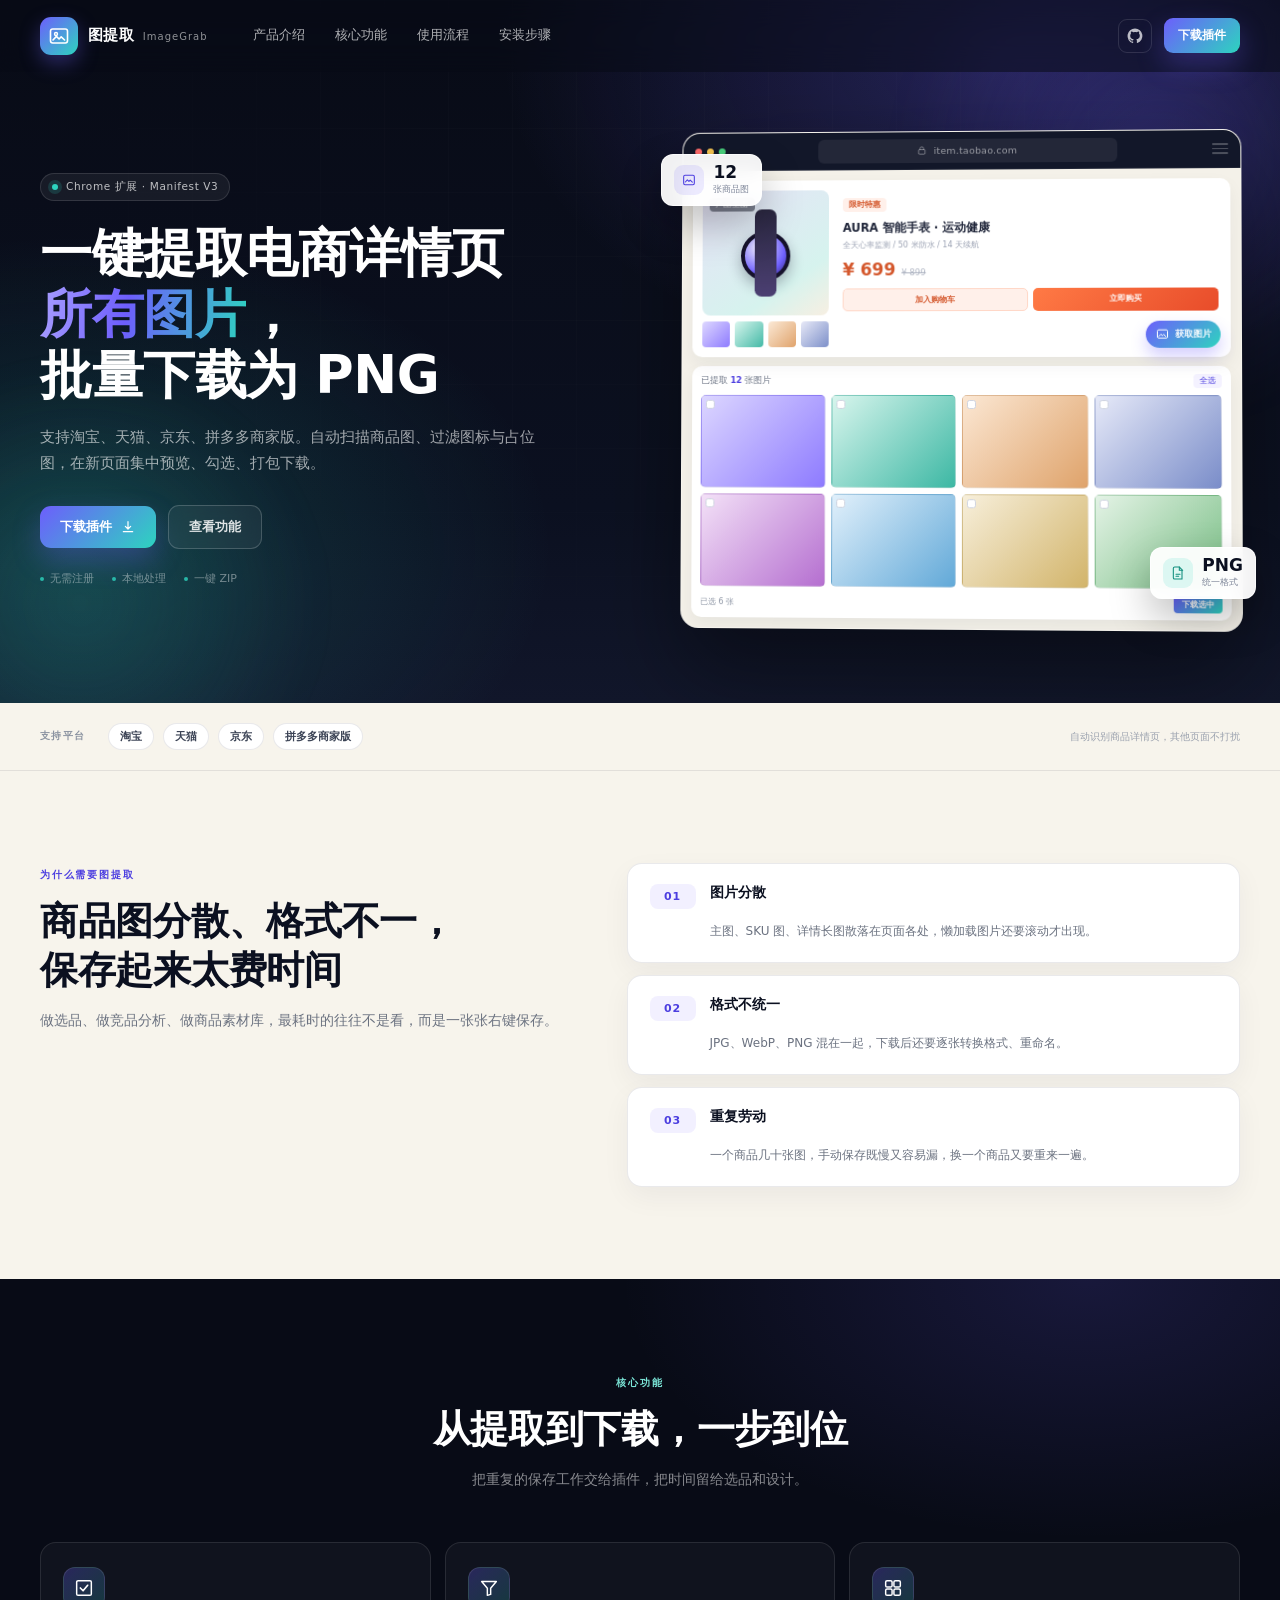
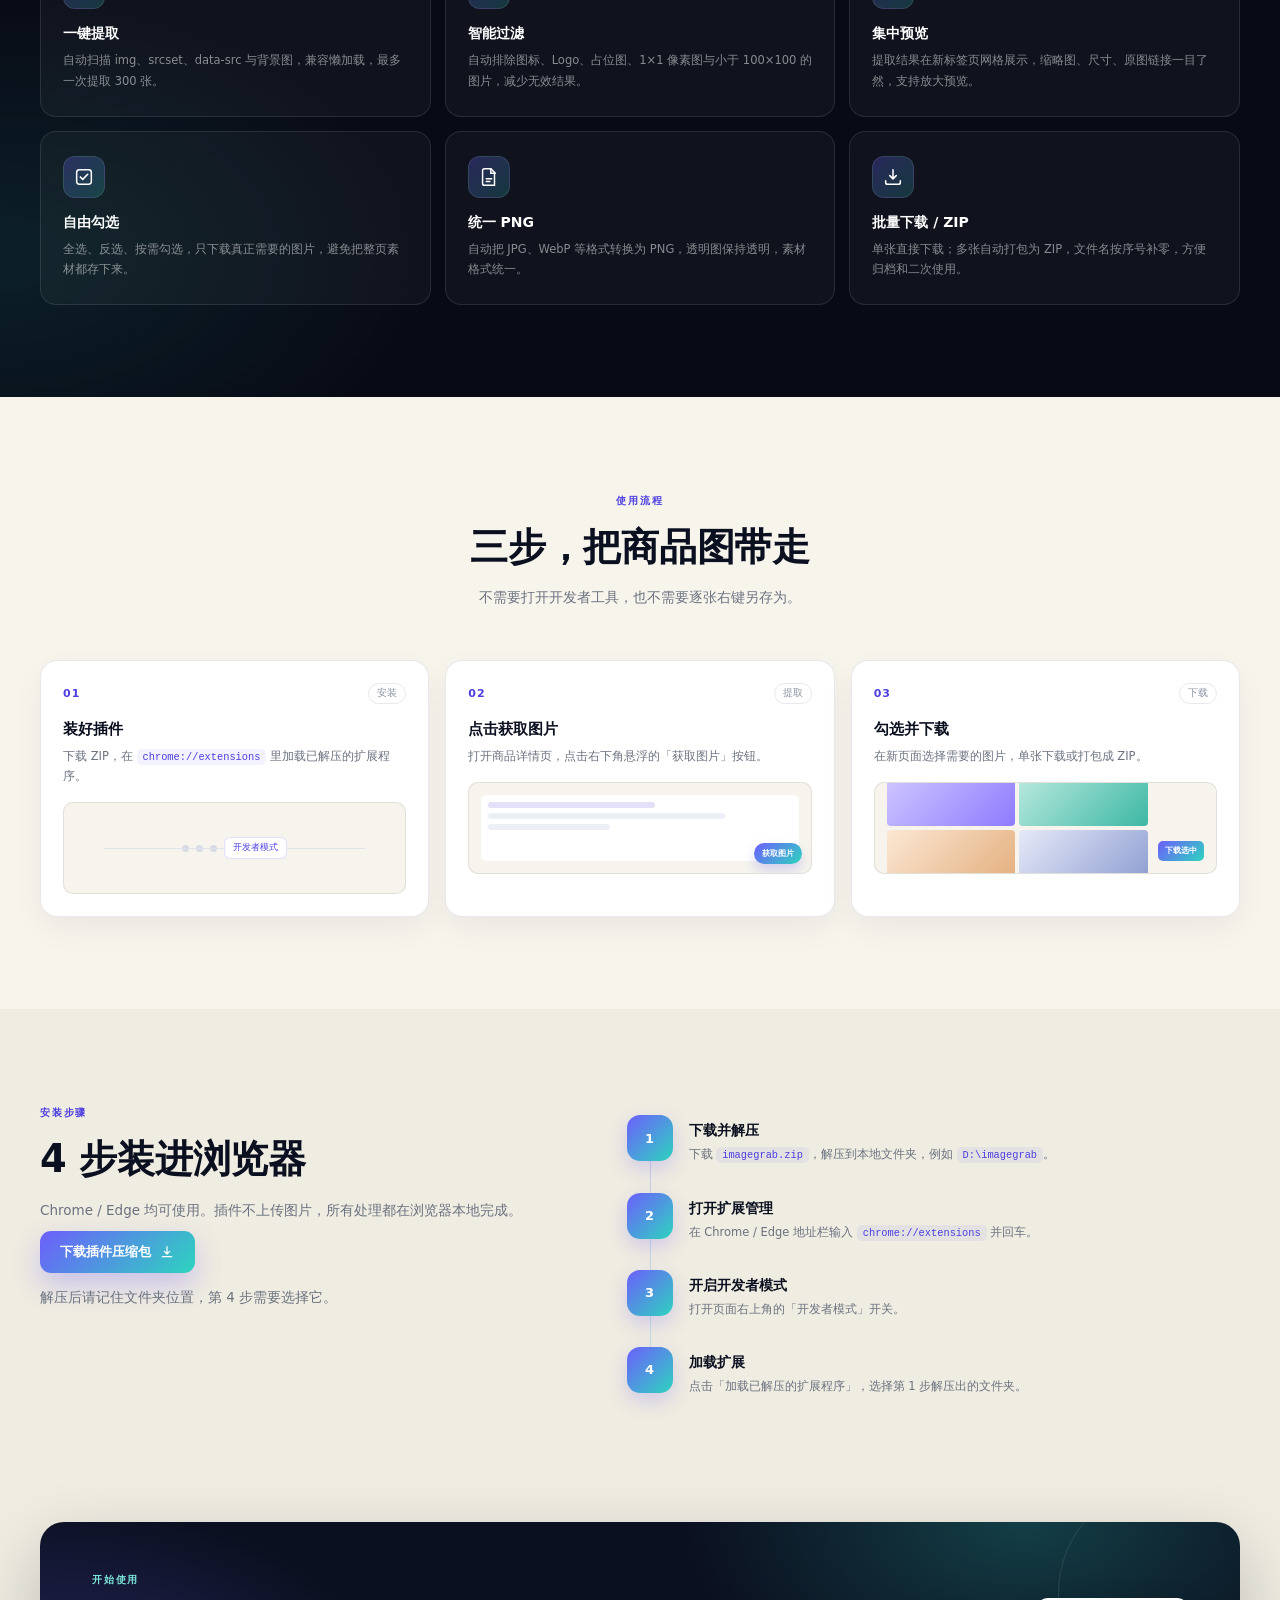
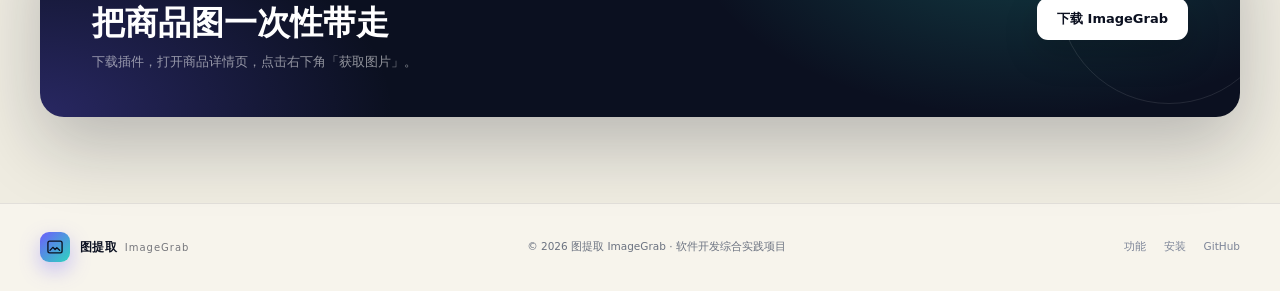
<file: docs/index.html>
<!DOCTYPE html>
<html lang="zh-CN">
<head>
  <meta charset="UTF-8">
  <meta name="viewport" content="width=device-width, initial-scale=1.0">
  <meta name="description" content="图提取 ImageGrab：一键提取淘宝、天猫、京东、拼多多商品详情页的所有图片，集中预览并批量下载为 PNG。">
  <title>图提取 ImageGrab · 电商图片批量下载</title>
  <link rel="stylesheet" href="css/style.css">
  <link rel="icon" href="assets/icon.png" type="image/png">
</head>
<body>
  <header class="nav" id="nav">
    <div class="container nav-inner">
      <a class="brand" href="#top" aria-label="图提取 ImageGrab 首页">
        <span class="brand-mark" aria-hidden="true">
          <svg viewBox="0 0 24 24" width="24" height="24" fill="none">
            <rect x="3.5" y="5" width="17" height="14" rx="2.2" stroke="currentColor" stroke-width="1.6"/>
            <circle cx="9" cy="10" r="1.5" stroke="currentColor" stroke-width="1.4"/>
            <path d="m6 16 3.4-3.6 2.7 2.6 2.1-2.2 3.4 3.2" stroke="currentColor" stroke-width="1.6" stroke-linecap="round" stroke-linejoin="round"/>
          </svg>
        </span>
        <span class="brand-name">图提取 <em>ImageGrab</em></span>
      </a>

      <nav class="nav-links" id="navLinks" aria-label="主导航">
        <a href="#intro">产品介绍</a>
        <a href="#features">核心功能</a>
        <a href="#how">使用流程</a>
        <a href="#install">安装步骤</a>
      </nav>

      <div class="nav-actions">
        <a class="icon-link github-link" href="https://github.com/yuchengwen393/imagegrab" target="_blank" rel="noreferrer" aria-label="GitHub 仓库">
          <svg viewBox="0 0 24 24" width="18" height="18" fill="currentColor" aria-hidden="true">
            <path d="M12 2a10 10 0 0 0-3.16 19.49c.5.09.68-.22.68-.48v-1.7c-2.78.6-3.37-1.34-3.37-1.34-.45-1.16-1.11-1.47-1.11-1.47-.91-.62.07-.61.07-.61 1 .07 1.53 1.03 1.53 1.03.9 1.53 2.34 1.09 2.91.83.09-.65.35-1.09.64-1.34-2.22-.25-4.55-1.11-4.55-4.94 0-1.09.39-1.98 1.03-2.68-.1-.25-.45-1.27.1-2.65 0 0 .84-.27 2.75 1.02A9.56 9.56 0 0 1 12 6.8c.85 0 1.71.11 2.51.34 1.91-1.29 2.75-1.02 2.75-1.02.55 1.38.2 2.4.1 2.65.64.7 1.03 1.59 1.03 2.68 0 3.84-2.34 4.68-4.57 4.93.36.31.68.92.68 1.85v2.74c0 .27.18.58.69.48A10 10 0 0 0 12 2Z"/>
          </svg>
        </a>
        <a class="btn btn-primary btn-sm" href="assets/imagegrab.zip" download>下载插件</a>
        <button class="menu-btn" id="menuBtn" aria-label="打开菜单" aria-expanded="false">
          <span></span><span></span>
        </button>
      </div>
    </div>
  </header>

  <main id="top">
    <section class="hero">
      <div class="hero-glow hero-glow-1"></div>
      <div class="hero-glow hero-glow-2"></div>
      <div class="hero-grid-lines"></div>
      <div class="container hero-grid">
        <div class="hero-copy">
          <div class="eyebrow">
            <span class="eyebrow-dot"></span>
            Chrome 扩展 · Manifest V3
          </div>
          <h1>一键提取电商详情页<br><span class="gradient-text">所有图片</span>，<br>批量下载为 PNG</h1>
          <p class="hero-sub">支持淘宝、天猫、京东、拼多多商家版。自动扫描商品图、过滤图标与占位图，在新页面集中预览、勾选、打包下载。</p>
          <div class="hero-actions">
            <a class="btn btn-primary" href="assets/imagegrab.zip" download>
              下载插件
              <svg viewBox="0 0 24 24" width="16" height="16" fill="none" aria-hidden="true">
                <path d="M12 4v11m0 0 4-4m-4 4-4-4M5 19h14" stroke="currentColor" stroke-width="1.8" stroke-linecap="round" stroke-linejoin="round"/>
              </svg>
            </a>
            <a class="btn btn-ghost" href="#features">查看功能</a>
          </div>
          <div class="hero-points">
            <span>无需注册</span>
            <span>本地处理</span>
            <span>一键 ZIP</span>
          </div>
        </div>

        <div class="hero-visual" aria-label="插件界面示意图">
          <div class="browser">
            <div class="browser-bar">
              <div class="browser-dots"><i></i><i></i><i></i></div>
              <div class="browser-url">
                <svg viewBox="0 0 24 24" width="11" height="11" fill="none" aria-hidden="true">
                  <rect x="5" y="10" width="14" height="10" rx="2" stroke="currentColor" stroke-width="1.5"/>
                  <path d="M8 10V8a4 4 0 0 1 8 0v2" stroke="currentColor" stroke-width="1.5" stroke-linecap="round"/>
                </svg>
                item.taobao.com
              </div>
              <div class="browser-menu"><span></span><span></span><span></span></div>
            </div>

            <div class="browser-body">
              <div class="mock-product">
                <div class="mock-media">
                  <div class="mock-main-img">
                    <span class="mock-label">产品主图</span>
                    <div class="mock-watch">
                      <div class="watch-face"></div>
                      <div class="watch-band"></div>
                    </div>
                  </div>
                  <div class="mock-thumbs">
                    <i class="th-1"></i><i class="th-2"></i><i class="th-3"></i><i class="th-4"></i>
                  </div>
                </div>
                <div class="mock-info">
                  <span class="mock-tag">限时特惠</span>
                  <h4>AURA 智能手表 · 运动健康</h4>
                  <p class="mock-desc">全天心率监测 / 50 米防水 / 14 天续航</p>
                  <div class="mock-price"><strong>¥ 699</strong><s>¥ 899</s></div>
                  <div class="mock-buy"><span>加入购物车</span><span>立即购买</span></div>
                </div>
                <div class="mock-fab">
                  <svg viewBox="0 0 24 24" width="15" height="15" fill="none" aria-hidden="true">
                    <rect x="4" y="5" width="16" height="13" rx="2" stroke="currentColor" stroke-width="1.6"/>
                    <path d="m6.5 15 3-3.2 2.4 2.3 1.9-2 3.2 3" stroke="currentColor" stroke-width="1.6" stroke-linecap="round" stroke-linejoin="round"/>
                  </svg>
                  获取图片
                </div>
              </div>

              <div class="mock-panel">
                <div class="mock-panel-head">
                  <span>已提取 <b>12</b> 张图片</span>
                  <span class="mock-select">全选</span>
                </div>
                <div class="mock-grid">
                  <div class="mock-tile t1"><i></i></div>
                  <div class="mock-tile t2"><i></i></div>
                  <div class="mock-tile t3"><i></i></div>
                  <div class="mock-tile t4"><i></i></div>
                  <div class="mock-tile t5"><i></i></div>
                  <div class="mock-tile t6"><i></i></div>
                  <div class="mock-tile t7"><i></i></div>
                  <div class="mock-tile t8"><i></i></div>
                </div>
                <div class="mock-panel-foot">
                  <span>已选 6 张</span>
                  <span class="mock-download">下载选中</span>
                </div>
              </div>
            </div>
          </div>

          <div class="float-card float-1">
            <span class="float-icon">
              <svg viewBox="0 0 24 24" width="16" height="16" fill="none" aria-hidden="true">
                <rect x="4" y="5" width="16" height="14" rx="2" stroke="currentColor" stroke-width="1.6"/>
                <path d="m6.5 15 3-3.2 2.4 2.3 1.9-2 3.2 3" stroke="currentColor" stroke-width="1.6" stroke-linecap="round" stroke-linejoin="round"/>
              </svg>
            </span>
            <div><strong>12</strong><span>张商品图</span></div>
          </div>
          <div class="float-card float-2">
            <span class="float-icon float-icon-cyan">
              <svg viewBox="0 0 24 24" width="16" height="16" fill="none" aria-hidden="true">
                <path d="M7 3h7l4 4v14H7a2 2 0 0 1-2-2V5a2 2 0 0 1 2-2Z" stroke="currentColor" stroke-width="1.6"/>
                <path d="M14 3v5h5M9 14h6m-6 3h4" stroke="currentColor" stroke-width="1.6" stroke-linecap="round"/>
              </svg>
            </span>
            <div><strong>PNG</strong><span>统一格式</span></div>
          </div>
        </div>
      </div>
    </section>

    <section class="platforms">
      <div class="container platform-row">
        <span class="platform-label">支持平台</span>
        <div class="platform-list">
          <b>淘宝</b><b>天猫</b><b>京东</b><b>拼多多商家版</b>
        </div>
        <span class="platform-note">自动识别商品详情页，其他页面不打扰</span>
      </div>
    </section>

    <section class="section" id="intro">
      <div class="container intro-grid">
        <div class="section-head reveal">
          <span class="kicker">为什么需要图提取</span>
          <h2>商品图分散、格式不一，<br>保存起来太费时间</h2>
          <p>做选品、做竞品分析、做商品素材库，最耗时的往往不是看，而是一张张右键保存。</p>
        </div>
        <div class="intro-cards">
          <article class="intro-card reveal">
            <span class="num">01</span>
            <h3>图片分散</h3>
            <p>主图、SKU 图、详情长图散落在页面各处，懒加载图片还要滚动才出现。</p>
          </article>
          <article class="intro-card reveal">
            <span class="num">02</span>
            <h3>格式不统一</h3>
            <p>JPG、WebP、PNG 混在一起，下载后还要逐张转换格式、重命名。</p>
          </article>
          <article class="intro-card reveal">
            <span class="num">03</span>
            <h3>重复劳动</h3>
            <p>一个商品几十张图，手动保存既慢又容易漏，换一个商品又要重来一遍。</p>
          </article>
        </div>
      </div>
    </section>

    <section class="section section-dark" id="features">
      <div class="container">
        <div class="section-head center reveal">
          <span class="kicker kicker-light">核心功能</span>
          <h2>从提取到下载，一步到位</h2>
          <p>把重复的保存工作交给插件，把时间留给选品和设计。</p>
        </div>
        <div class="feature-grid">
          <article class="feature-card reveal">
            <span class="feature-icon">
              <svg viewBox="0 0 24 24" width="22" height="22" fill="none" aria-hidden="true">
                <path d="M4 5.5A1.5 1.5 0 0 1 5.5 4h13A1.5 1.5 0 0 1 20 5.5v13a1.5 1.5 0 0 1-1.5 1.5h-13A1.5 1.5 0 0 1 4 18.5v-13Z" stroke="currentColor" stroke-width="1.6"/>
                <path d="m8 12 3 3 5-6" stroke="currentColor" stroke-width="1.8" stroke-linecap="round" stroke-linejoin="round"/>
              </svg>
            </span>
            <h3>一键提取</h3>
            <p>自动扫描 img、srcset、data-src 与背景图，兼容懒加载，最多一次提取 300 张。</p>
          </article>
          <article class="feature-card reveal">
            <span class="feature-icon">
              <svg viewBox="0 0 24 24" width="22" height="22" fill="none" aria-hidden="true">
                <path d="M4 5h16l-6.2 7.2V19l-3.6 1v-7.8L4 5Z" stroke="currentColor" stroke-width="1.6" stroke-linejoin="round"/>
              </svg>
            </span>
            <h3>智能过滤</h3>
            <p>自动排除图标、Logo、占位图、1×1 像素图与小于 100×100 的图片，减少无效结果。</p>
          </article>
          <article class="feature-card reveal">
            <span class="feature-icon">
              <svg viewBox="0 0 24 24" width="22" height="22" fill="none" aria-hidden="true">
                <rect x="4" y="4" width="7" height="7" rx="1.5" stroke="currentColor" stroke-width="1.6"/>
                <rect x="13" y="4" width="7" height="7" rx="1.5" stroke="currentColor" stroke-width="1.6"/>
                <rect x="4" y="13" width="7" height="7" rx="1.5" stroke="currentColor" stroke-width="1.6"/>
                <rect x="13" y="13" width="7" height="7" rx="1.5" stroke="currentColor" stroke-width="1.6"/>
              </svg>
            </span>
            <h3>集中预览</h3>
            <p>提取结果在新标签页网格展示，缩略图、尺寸、原图链接一目了然，支持放大预览。</p>
          </article>
          <article class="feature-card reveal">
            <span class="feature-icon">
              <svg viewBox="0 0 24 24" width="22" height="22" fill="none" aria-hidden="true">
                <rect x="4" y="4" width="16" height="16" rx="3" stroke="currentColor" stroke-width="1.6"/>
                <path d="m8 12 2.6 2.6L16 9" stroke="currentColor" stroke-width="1.8" stroke-linecap="round" stroke-linejoin="round"/>
              </svg>
            </span>
            <h3>自由勾选</h3>
            <p>全选、反选、按需勾选，只下载真正需要的图片，避免把整页素材都存下来。</p>
          </article>
          <article class="feature-card reveal">
            <span class="feature-icon">
              <svg viewBox="0 0 24 24" width="22" height="22" fill="none" aria-hidden="true">
                <path d="M7 3h7l4 4v14H7a2 2 0 0 1-2-2V5a2 2 0 0 1 2-2Z" stroke="currentColor" stroke-width="1.6"/>
                <path d="M14 3v5h5M9 14h6m-6 3h4" stroke="currentColor" stroke-width="1.6" stroke-linecap="round"/>
              </svg>
            </span>
            <h3>统一 PNG</h3>
            <p>自动把 JPG、WebP 等格式转换为 PNG，透明图保持透明，素材格式统一。</p>
          </article>
          <article class="feature-card reveal">
            <span class="feature-icon">
              <svg viewBox="0 0 24 24" width="22" height="22" fill="none" aria-hidden="true">
                <path d="M12 4v10m0 0 3.5-3.5M12 14l-3.5-3.5" stroke="currentColor" stroke-width="1.7" stroke-linecap="round" stroke-linejoin="round"/>
                <path d="M4 16v2a2 2 0 0 0 2 2h12a2 2 0 0 0 2-2v-2" stroke="currentColor" stroke-width="1.7" stroke-linecap="round"/>
              </svg>
            </span>
            <h3>批量下载 / ZIP</h3>
            <p>单张直接下载；多张自动打包为 ZIP，文件名按序号补零，方便归档和二次使用。</p>
          </article>
        </div>
      </div>
    </section>

    <section class="section" id="how">
      <div class="container">
        <div class="section-head center reveal">
          <span class="kicker">使用流程</span>
          <h2>三步，把商品图带走</h2>
          <p>不需要打开开发者工具，也不需要逐张右键另存为。</p>
        </div>
        <div class="how-grid">
          <article class="how-card reveal">
            <div class="how-head"><span class="how-num">01</span><span class="how-icon">安装</span></div>
            <h3>装好插件</h3>
            <p>下载 ZIP，在 <code>chrome://extensions</code> 里加载已解压的扩展程序。</p>
            <div class="how-visual hv-1">
              <span class="hv-dot"></span><span class="hv-dot"></span><span class="hv-dot"></span>
              <div class="hv-line"></div>
              <div class="hv-pill">开发者模式</div>
            </div>
          </article>
          <article class="how-card reveal">
            <div class="how-head"><span class="how-num">02</span><span class="how-icon">提取</span></div>
            <h3>点击获取图片</h3>
            <p>打开商品详情页，点击右下角悬浮的「获取图片」按钮。</p>
            <div class="how-visual hv-2">
              <div class="hv-page"><span></span><span></span><span></span></div>
              <div class="hv-fab">获取图片</div>
            </div>
          </article>
          <article class="how-card reveal">
            <div class="how-head"><span class="how-num">03</span><span class="how-icon">下载</span></div>
            <h3>勾选并下载</h3>
            <p>在新页面选择需要的图片，单张下载或打包成 ZIP。</p>
            <div class="how-visual hv-3">
              <div class="hv-grid"><i></i><i></i><i></i><i></i></div>
              <div class="hv-btn">下载选中</div>
            </div>
          </article>
        </div>
      </div>
    </section>

    <section class="section section-cream" id="install">
      <div class="container install-grid">
        <div class="section-head reveal">
          <span class="kicker">安装步骤</span>
          <h2>4 步装进浏览器</h2>
          <p>Chrome / Edge 均可使用。插件不上传图片，所有处理都在浏览器本地完成。</p>
          <a class="btn btn-primary" href="assets/imagegrab.zip" download>
            下载插件压缩包
            <svg viewBox="0 0 24 24" width="16" height="16" fill="none" aria-hidden="true">
              <path d="M12 4v11m0 0 4-4m-4 4-4-4M5 19h14" stroke="currentColor" stroke-width="1.8" stroke-linecap="round" stroke-linejoin="round"/>
            </svg>
          </a>
          <p class="install-note">解压后请记住文件夹位置，第 4 步需要选择它。</p>
        </div>
        <ol class="install-steps">
          <li class="reveal">
            <span class="step-num">1</span>
            <div><h3>下载并解压</h3><p>下载 <code>imagegrab.zip</code>，解压到本地文件夹，例如 <code>D:\imagegrab</code>。</p></div>
          </li>
          <li class="reveal">
            <span class="step-num">2</span>
            <div><h3>打开扩展管理</h3><p>在 Chrome / Edge 地址栏输入 <code>chrome://extensions</code> 并回车。</p></div>
          </li>
          <li class="reveal">
            <span class="step-num">3</span>
            <div><h3>开启开发者模式</h3><p>打开页面右上角的「开发者模式」开关。</p></div>
          </li>
          <li class="reveal">
            <span class="step-num">4</span>
            <div><h3>加载扩展</h3><p>点击「加载已解压的扩展程序」，选择第 1 步解压出的文件夹。</p></div>
          </li>
        </ol>
      </div>
    </section>

    <section class="cta">
      <div class="container cta-inner reveal">
        <div>
          <span class="kicker kicker-light">开始使用</span>
          <h2>把商品图一次性带走</h2>
          <p>下载插件，打开商品详情页，点击右下角「获取图片」。</p>
        </div>
        <a class="btn btn-light" href="assets/imagegrab.zip" download>下载 ImageGrab</a>
      </div>
    </section>
  </main>

  <footer class="footer">
    <div class="container footer-inner">
      <a class="brand" href="#top">
        <span class="brand-mark" aria-hidden="true">
          <svg viewBox="0 0 24 24" width="20" height="20" fill="none">
            <rect x="3.5" y="5" width="17" height="14" rx="2.2" stroke="currentColor" stroke-width="1.6"/>
            <path d="m6 16 3.4-3.6 2.7 2.6 2.1-2.2 3.4 3.2" stroke="currentColor" stroke-width="1.6" stroke-linecap="round" stroke-linejoin="round"/>
          </svg>
        </span>
        <span class="brand-name">图提取 <em>ImageGrab</em></span>
      </a>
      <p>© 2026 图提取 ImageGrab · 软件开发综合实践项目</p>
      <div class="footer-links">
        <a href="#features">功能</a>
        <a href="#install">安装</a>
        <a class="github-link" href="https://github.com/yuchengwen393/imagegrab" target="_blank" rel="noreferrer">GitHub</a>
      </div>
    </div>
  </footer>

  <script src="js/main.js"></script>
</body>
</html>
</file>
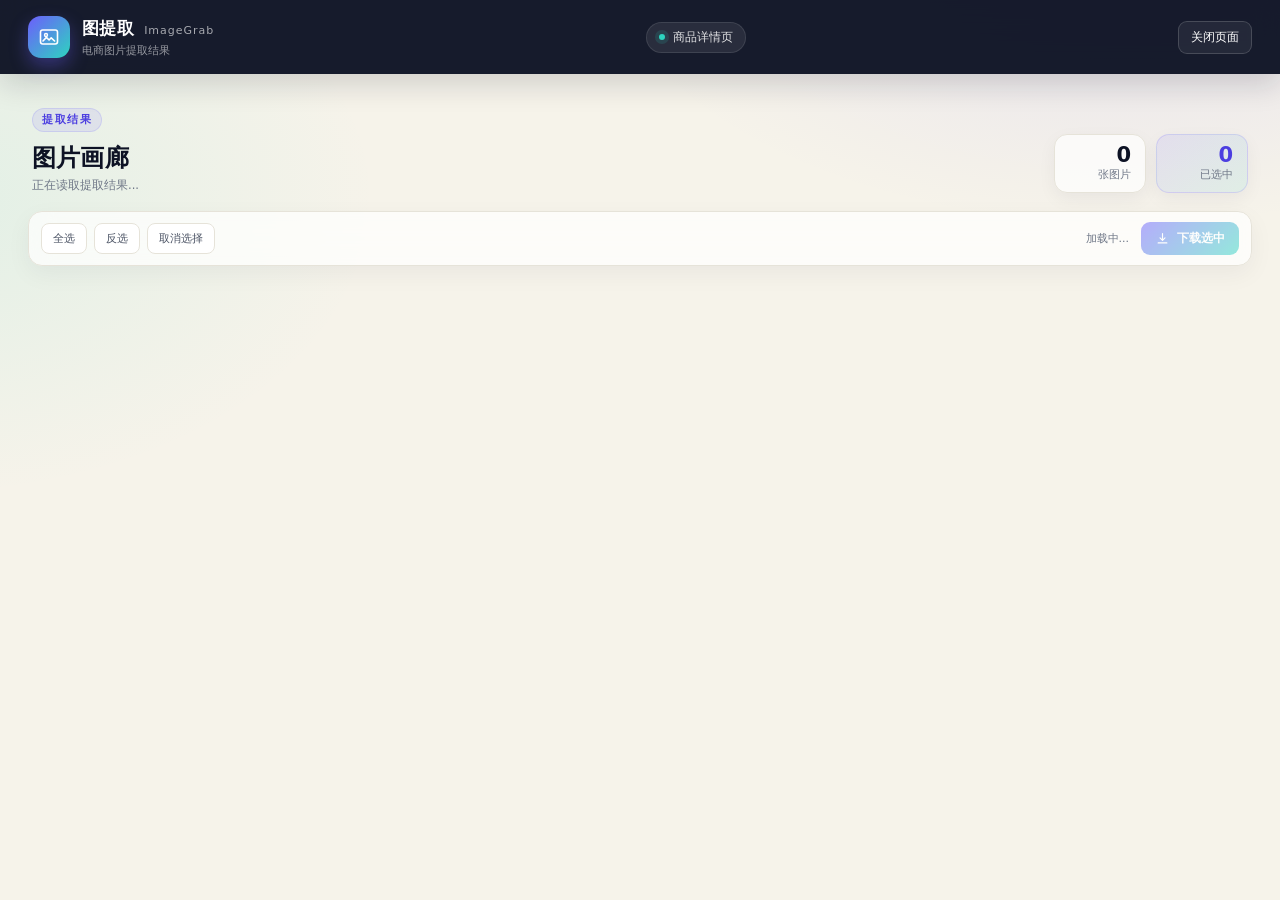
<file: imagegrab/gallery.html>
<!DOCTYPE html>
<html lang="zh-CN">
<head>
  <meta charset="UTF-8">
  <meta name="viewport" content="width=device-width, initial-scale=1.0">
  <title>图片画廊 · 图提取 ImageGrab</title>
  <link rel="stylesheet" href="gallery.css">
</head>
<body>
  <header class="topbar">
    <div class="brand">
      <div class="logo" aria-hidden="true">
        <svg viewBox="0 0 24 24" width="24" height="24" fill="none">
          <rect x="3.5" y="5" width="17" height="14" rx="2.2" stroke="currentColor" stroke-width="1.6"/>
          <circle cx="9" cy="10" r="1.5" stroke="currentColor" stroke-width="1.4"/>
          <path d="m6 16 3.4-3.6 2.7 2.6 2.1-2.2 3.4 3.2" stroke="currentColor" stroke-width="1.6" stroke-linecap="round" stroke-linejoin="round"/>
        </svg>
      </div>
      <div class="brand-text">
        <h1>图提取 <span>ImageGrab</span></h1>
        <p>电商图片提取结果</p>
      </div>
    </div>
    <div class="source">
      <span class="source-dot"></span>
      <a id="sourceLink" href="#" target="_blank" rel="noreferrer">商品详情页</a>
    </div>
    <div class="top-actions">
      <button class="ghost" id="closeBtn">关闭页面</button>
    </div>
  </header>

  <main class="page">
    <section class="summary">
      <div class="summary-main">
        <span class="eyebrow">提取结果</span>
        <h2 id="pageTitle">图片画廊</h2>
        <p id="pageUrl">正在读取提取结果...</p>
      </div>
      <div class="stats">
        <div class="stat">
          <strong id="totalCount">0</strong>
          <span>张图片</span>
        </div>
        <div class="stat stat-accent">
          <strong id="selectedCount">0</strong>
          <span>已选中</span>
        </div>
      </div>
    </section>

    <section class="toolbar">
      <div class="toolbar-left">
        <button class="chip" id="selectAll">全选</button>
        <button class="chip" id="invert">反选</button>
        <button class="chip" id="clearSel">取消选择</button>
      </div>
      <div class="toolbar-right">
        <span class="status" id="statusText">加载中...</span>
        <button class="primary" id="downloadBtn" disabled>
          <svg viewBox="0 0 24 24" width="15" height="15" fill="none">
            <path d="M12 4v11m0 0 4-4m-4 4-4-4M5 19h14" stroke="currentColor" stroke-width="1.8" stroke-linecap="round" stroke-linejoin="round"/>
          </svg>
          下载选中
        </button>
      </div>
    </section>

    <div class="progress-wrap" id="progressWrap" hidden>
      <div class="progress-bar" id="progressBar"></div>
    </div>

    <section class="grid" id="grid" aria-live="polite"></section>

    <div class="empty" id="empty" hidden>
      <div class="empty-icon">
        <svg viewBox="0 0 24 24" width="30" height="30" fill="none">
          <rect x="3.5" y="5" width="17" height="14" rx="2.2" stroke="currentColor" stroke-width="1.5"/>
          <path d="m6 16 3.4-3.6 2.7 2.6 2.1-2.2 3.4 3.2" stroke="currentColor" stroke-width="1.5" stroke-linecap="round" stroke-linejoin="round"/>
        </svg>
      </div>
      <strong>还没有提取结果</strong>
      <span>请回到淘宝 / 天猫 / 京东 / 拼多多商品详情页，点击右下角的「获取图片」按钮。</span>
    </div>
  </main>

  <div class="lightbox" id="lightbox" hidden>
    <button class="lightbox-close" id="lightboxClose" aria-label="关闭预览">×</button>
    <img id="lightboxImg" alt="图片预览">
  </div>

  <script src="zip.js"></script>
  <script src="gallery.js"></script>
</body>
</html>
</file>
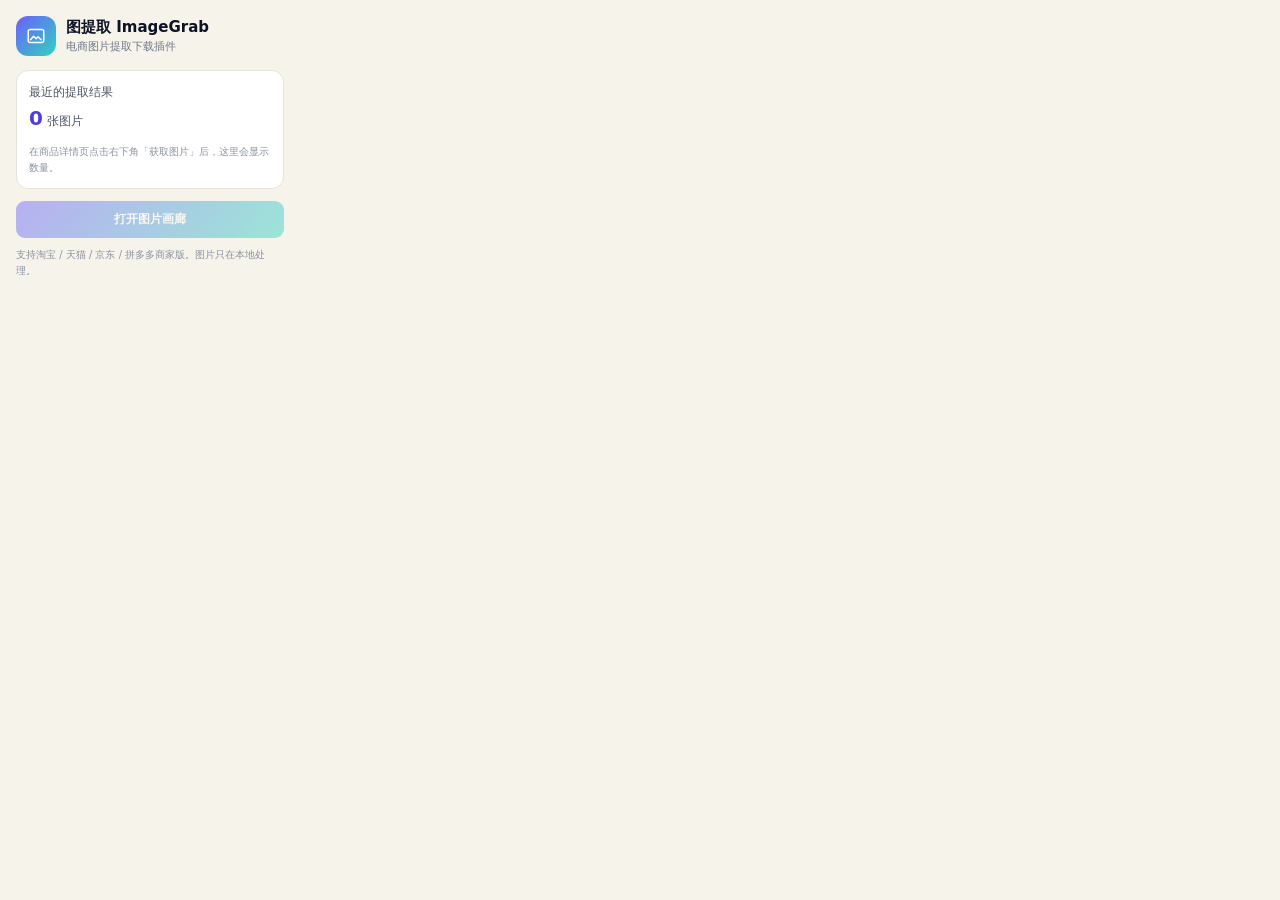
<file: imagegrab/popup.html>
<!DOCTYPE html>
<html lang="zh-CN">
<head>
  <meta charset="UTF-8">
  <title>图提取 ImageGrab</title>
  <style>
    * { box-sizing: border-box; }
    body {
      width: 300px; margin: 0; padding: 16px;
      font-family: "Microsoft YaHei", "PingFang SC", system-ui, sans-serif;
      color: #0d1224;
      background: #f6f3ea;
    }
    .brand { display: flex; align-items: center; gap: 10px; }
    .logo {
      width: 40px; height: 40px; border-radius: 12px; display: grid; place-items: center; color: #fff;
      background: linear-gradient(135deg, #6d5efc, #2dd4bf);
    }
    h1 { margin: 0; font-size: 15px; }
    p { margin: 3px 0 0; font-size: 10.5px; color: #6f7787; }
    .card {
      margin-top: 14px; padding: 12px; border-radius: 12px;
      background: #fff; border: 1px solid #e6e3d9; font-size: 11.5px; line-height: 1.65; color: #4d5566;
    }
    .count { font-size: 20px; font-weight: 700; color: #4c3ee0; }
    button {
      width: 100%; margin-top: 12px; border: 0; border-radius: 9px; padding: 10px;
      color: #fff; font-size: 12px; font-weight: 700; cursor: pointer;
      background: linear-gradient(135deg, #6d5efc, #2dd4bf);
    }
    button:disabled { opacity: .45; cursor: not-allowed; }
    .hint { margin-top: 9px; font-size: 10px; color: #8b93a1; line-height: 1.6; }
  </style>
</head>
<body>
  <div class="brand">
    <div class="logo" aria-hidden="true">
      <svg viewBox="0 0 24 24" width="22" height="22" fill="none">
        <rect x="3.5" y="5" width="17" height="14" rx="2.2" stroke="currentColor" stroke-width="1.6"/>
        <path d="m6 16 3.4-3.6 2.7 2.6 2.1-2.2 3.4 3.2" stroke="currentColor" stroke-width="1.6" stroke-linecap="round" stroke-linejoin="round"/>
      </svg>
    </div>
    <div>
      <h1>图提取 ImageGrab</h1>
      <p>电商图片提取下载插件</p>
    </div>
  </div>

  <div class="card">
    <div>最近的提取结果</div>
    <div><span class="count" id="count">0</span> 张图片</div>
    <div class="hint" id="hint">在商品详情页点击右下角「获取图片」后，这里会显示数量。</div>
  </div>

  <button id="openGallery" disabled>打开图片画廊</button>
  <div class="hint">支持淘宝 / 天猫 / 京东 / 拼多多商家版。图片只在本地处理。</div>

  <script src="popup.js"></script>
</body>
</html>
</file>
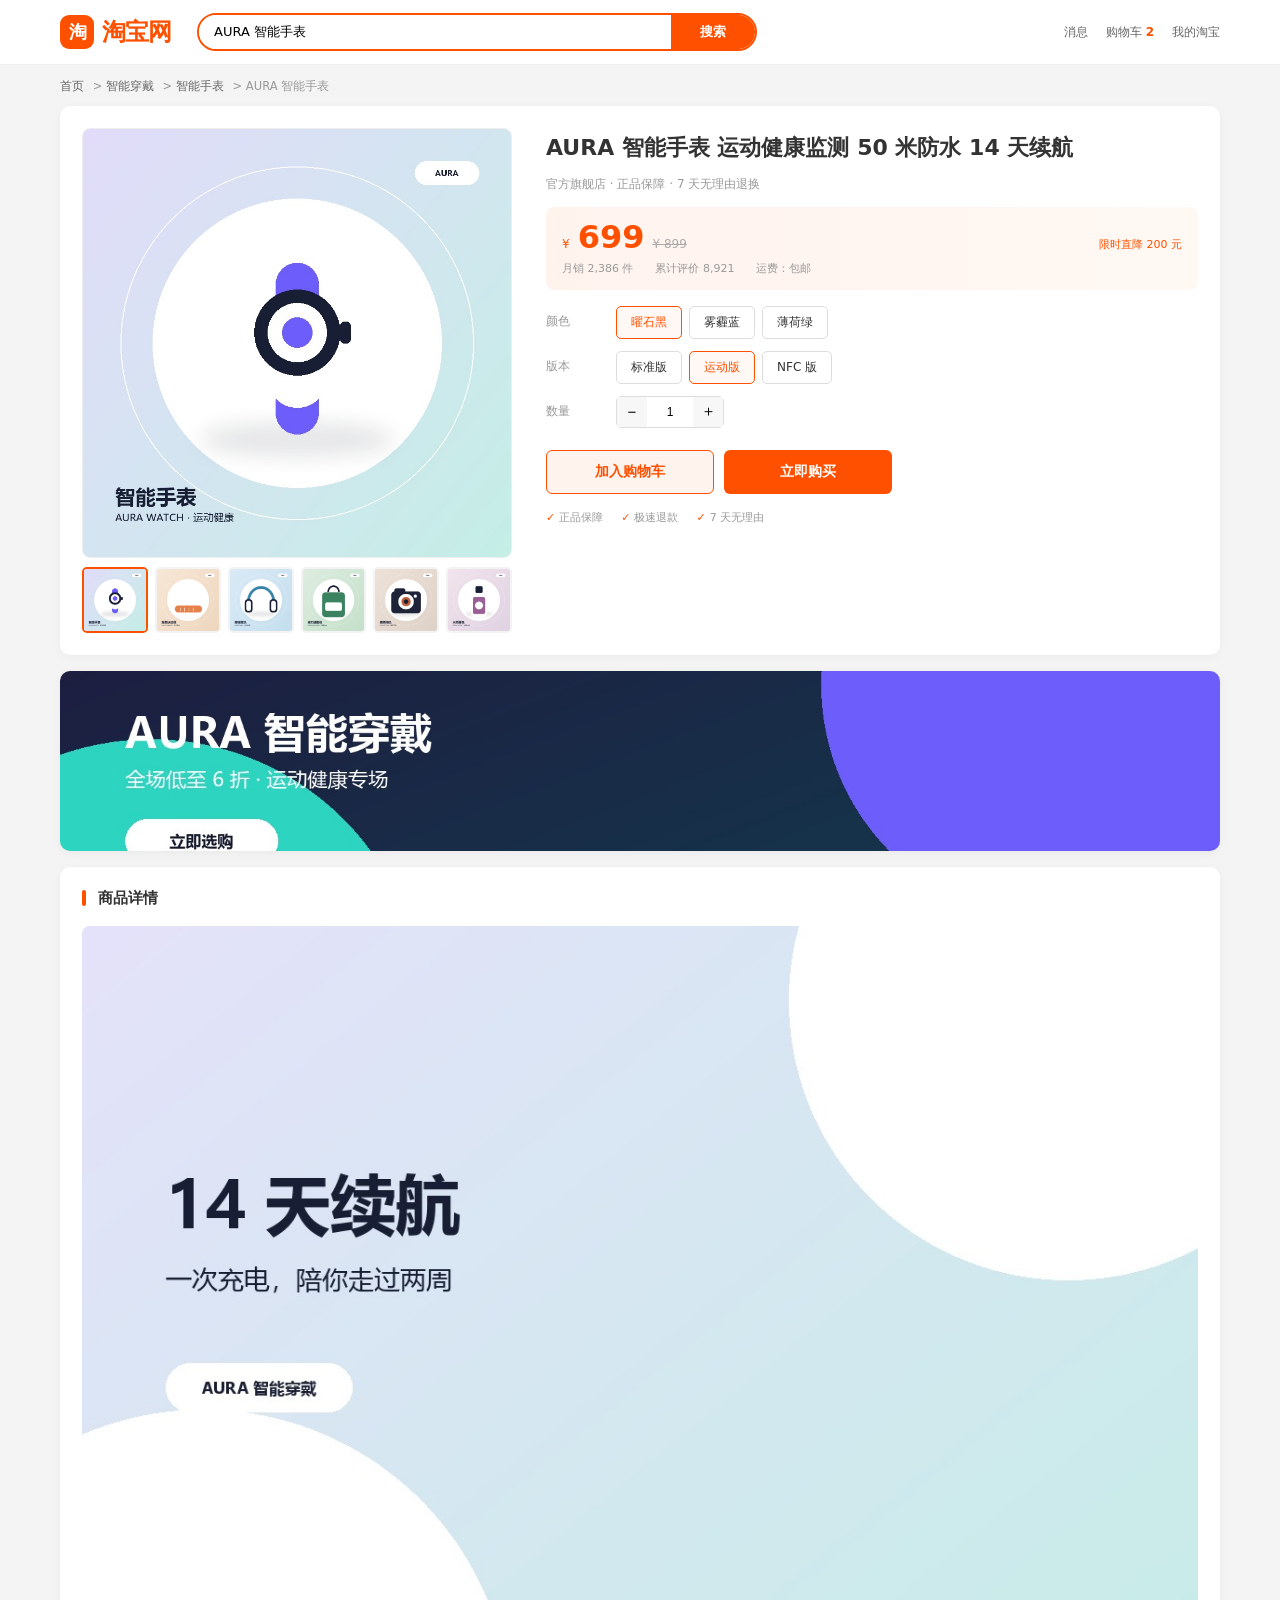
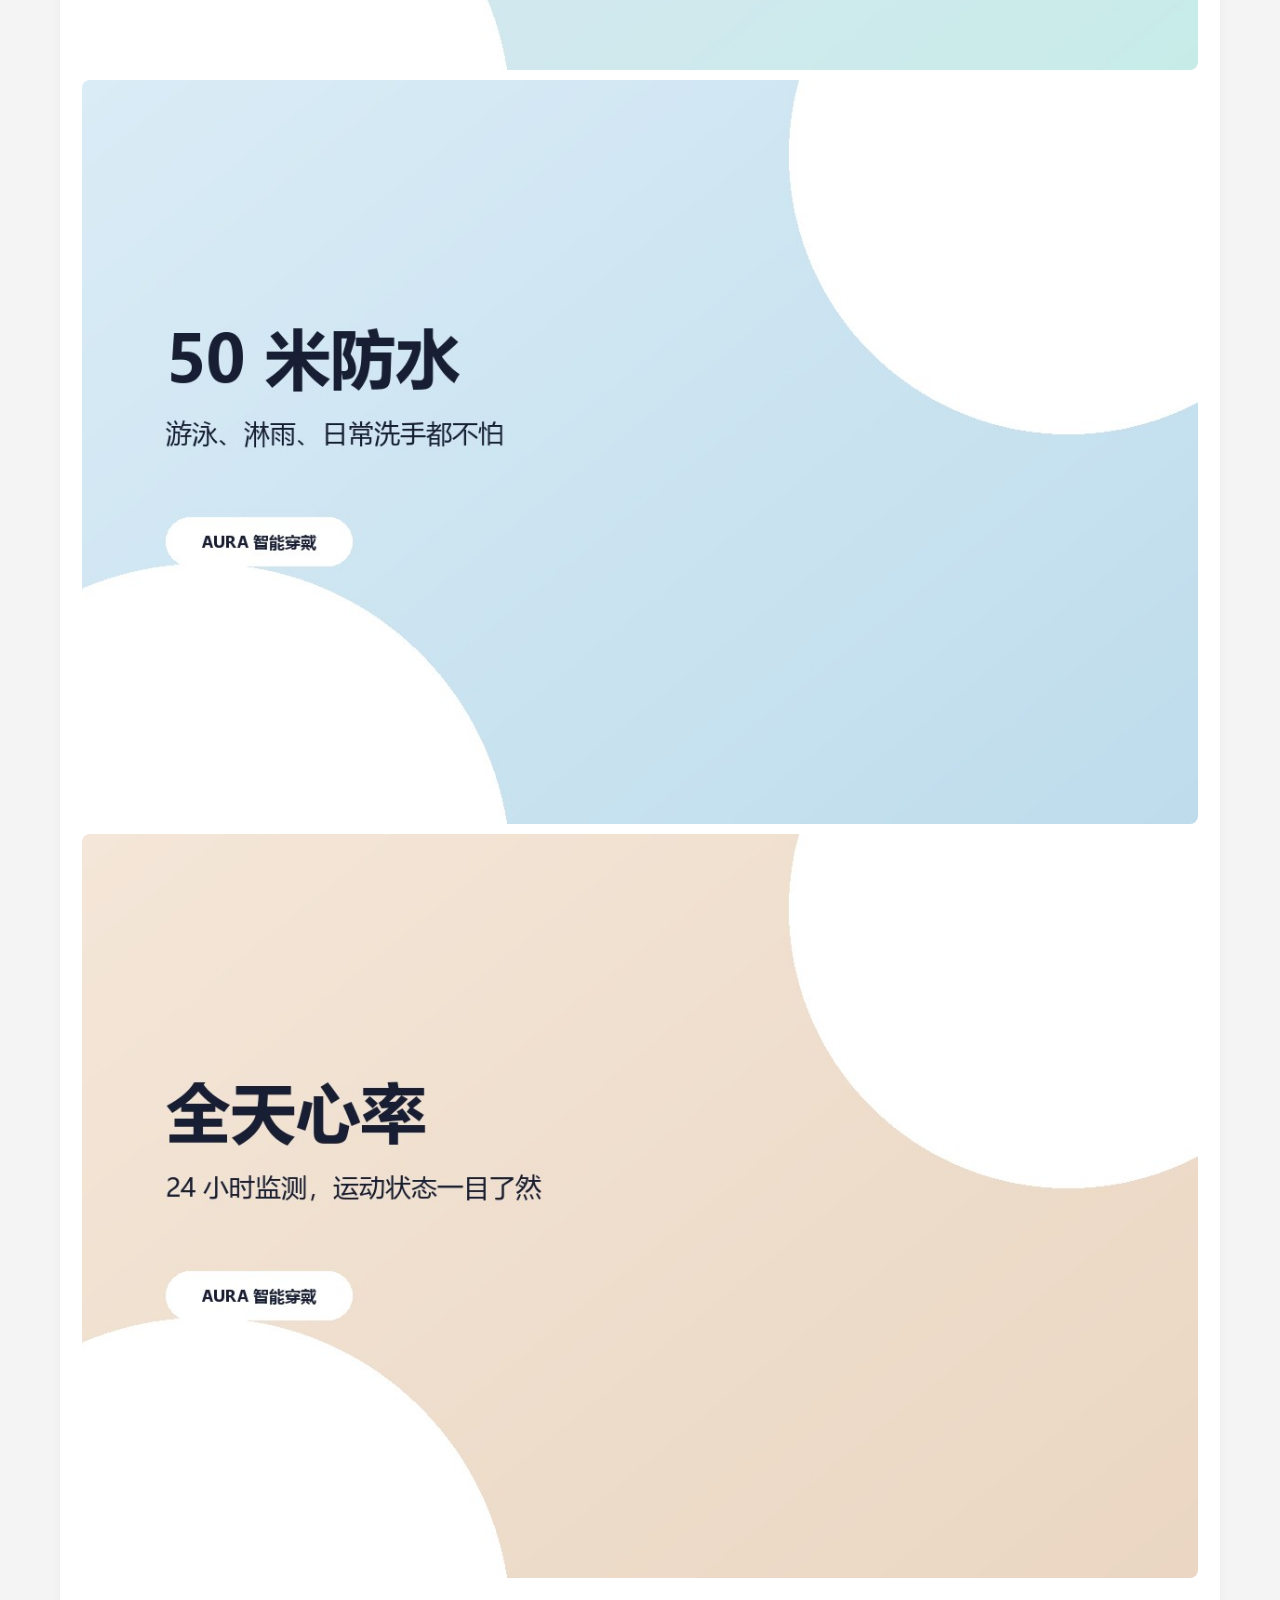
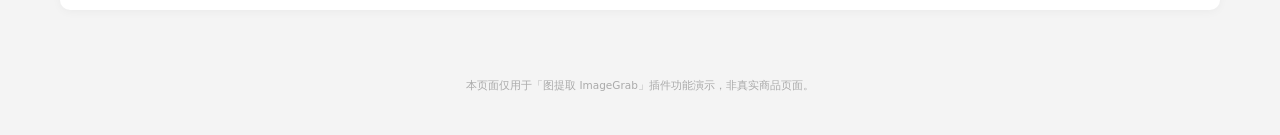
<file: mock/product.html>
<!DOCTYPE html>
<html lang="zh-CN">
<head>
  <meta charset="UTF-8">
  <meta name="viewport" content="width=device-width, initial-scale=1.0">
  <title>AURA 智能手表 运动健康 - 淘宝网</title>
  <link rel="icon" href="images/logo.png" type="image/png">
  <style>
    * { box-sizing: border-box; }
    body {
      margin: 0; background: #f4f4f4; color: #333;
      font-family: "Microsoft YaHei", "PingFang SC", system-ui, sans-serif;
    }
    a { text-decoration: none; color: inherit; }
    .topbar { background: #fff; border-bottom: 1px solid #eee; }
    .topbar-inner {
      max-width: 1200px; margin: 0 auto; height: 64px; padding: 0 20px;
      display: flex; align-items: center; gap: 26px;
    }
    .taobao-logo {
      display: flex; align-items: center; gap: 8px; font-size: 24px; font-weight: 800;
      color: #ff5000; letter-spacing: -1px; flex: none;
    }
    .taobao-logo span {
      width: 34px; height: 34px; border-radius: 9px; background: #ff5000; color: #fff;
      display: grid; place-items: center; font-size: 18px;
    }
    .search {
      flex: 1; max-width: 560px; display: flex; height: 38px;
      border: 2px solid #ff5000; border-radius: 19px; overflow: hidden;
    }
    .search input {
      flex: 1; border: 0; outline: none; padding: 0 15px; font-size: 13px;
      font-family: inherit;
    }
    .search button {
      width: 84px; border: 0; background: #ff5000; color: #fff; font-size: 13px; font-weight: 700;
      cursor: pointer; font-family: inherit;
    }
    .top-links { margin-left: auto; display: flex; gap: 18px; font-size: 12px; color: #666; }
    .top-links b { color: #ff5000; }
    .wrap { max-width: 1200px; margin: 0 auto; padding: 14px 20px 40px; }
    .crumb { font-size: 11.5px; color: #999; margin-bottom: 12px; }
    .crumb a { color: #666; margin-right: 5px; }
    .product {
      display: grid; grid-template-columns: 430px minmax(0, 1fr); gap: 34px;
      background: #fff; border-radius: 10px; padding: 22px;
      box-shadow: 0 2px 10px rgba(0,0,0,.04);
    }
    .gallery-main {
      width: 100%; aspect-ratio: 1 / 1; border-radius: 8px; overflow: hidden;
      background: #f7f7f7; border: 1px solid #eee;
    }
    .gallery-main img { width: 100%; height: 100%; object-fit: cover; display: block; }
    .thumbs { display: grid; grid-template-columns: repeat(6, 1fr); gap: 7px; margin-top: 9px; }
    .thumbs img {
      width: 100%; aspect-ratio: 1 / 1; object-fit: cover; border-radius: 5px;
      border: 2px solid transparent; cursor: pointer; background: #f3f3f3;
    }
    .thumbs img:hover, .thumbs img.active { border-color: #ff5000; }
    .info { min-width: 0; padding: 4px 0; }
    .info h1 { margin: 0 0 8px; font-size: 22px; line-height: 1.45; font-weight: 600; }
    .info .sub { font-size: 12px; color: #999; margin-bottom: 14px; }
    .price-box {
      background: linear-gradient(90deg, #fff3ee, #fff8f3); border-radius: 8px;
      padding: 14px 16px; margin-bottom: 16px;
    }
    .price-main { display: flex; align-items: baseline; gap: 8px; }
    .price-main em { font-style: normal; color: #ff5000; font-size: 12px; }
    .price-main strong { color: #ff5000; font-size: 32px; line-height: 1; }
    .price-main s { color: #aaa; font-size: 12px; }
    .price-meta { display: flex; gap: 22px; font-size: 11px; color: #999; margin-top: 8px; }
    .row { display: flex; align-items: flex-start; gap: 14px; margin: 12px 0; font-size: 12px; }
    .row-label { width: 56px; color: #999; flex: none; padding-top: 7px; }
    .sku { display: flex; gap: 7px; flex-wrap: wrap; }
    .sku span {
      border: 1px solid #ddd; border-radius: 5px; padding: 7px 14px; background: #fff; font-size: 12px;
    }
    .sku span.active { border-color: #ff5000; color: #ff5000; background: #fff8f4; }
    .qty { display: flex; align-items: center; border: 1px solid #ddd; border-radius: 5px; height: 32px; }
    .qty button { width: 30px; height: 30px; border: 0; background: #f7f7f7; font-size: 15px; cursor: pointer; }
    .qty input { width: 46px; height: 30px; border: 0; text-align: center; font-size: 12px; outline: none; }
    .buy-row { display: flex; gap: 10px; margin-top: 22px; }
    .buy-row button {
      width: 168px; height: 44px; border-radius: 6px; border: 0; font-size: 14px; font-weight: 700;
      cursor: pointer; font-family: inherit;
    }
    .buy-cart { background: #fff3ee; color: #ff5000; border: 1px solid #ff5000 !important; }
    .buy-now { background: #ff5000; color: #fff; }
    .service { display: flex; gap: 18px; margin-top: 16px; font-size: 11px; color: #999; }
    .service span::before { content: "✓"; color: #ff5000; margin-right: 4px; }
    .banner {
      margin-top: 16px; height: 180px; border-radius: 10px; overflow: hidden;
      background: url("images/banner.jpg") center/cover no-repeat;
      box-shadow: 0 2px 10px rgba(0,0,0,.05);
    }
    .detail-card {
      margin-top: 16px; background: #fff; border-radius: 10px; padding: 22px;
      box-shadow: 0 2px 10px rgba(0,0,0,.04);
    }
    .detail-title {
      display: flex; align-items: center; gap: 12px; margin-bottom: 18px;
      font-size: 15px; font-weight: 700; color: #333;
    }
    .detail-title::before { content: ""; width: 4px; height: 16px; border-radius: 2px; background: #ff5000; }
    .detail-card img {
      width: 100%; display: block; border-radius: 8px; margin-bottom: 10px; background: #f5f5f5;
    }
    .footer {
      max-width: 1200px; margin: 0 auto; padding: 26px 20px 40px; text-align: center;
      font-size: 10.5px; color: #aaa; line-height: 1.8;
    }
    .footer img { display: none; }
    @media (max-width: 900px) {
      .product { grid-template-columns: 1fr; }
      .gallery-main { max-width: 520px; margin: 0 auto; }
      .top-links { display: none; }
    }
  </style>
</head>
<body>
  <header class="topbar">
    <div class="topbar-inner">
      <a class="taobao-logo" href="#"><span>淘</span>淘宝网</a>
      <div class="search">
        <input value="AURA 智能手表" aria-label="搜索">
        <button>搜索</button>
      </div>
      <div class="top-links">
        <span>消息</span><span>购物车 <b>2</b></span><span>我的淘宝</span>
      </div>
    </div>
  </header>

  <div class="wrap">
    <div class="crumb"><a href="#">首页</a> &gt; <a href="#">智能穿戴</a> &gt; <a href="#">智能手表</a> &gt; AURA 智能手表</div>

    <section class="product">
      <div class="gallery">
        <div class="gallery-main"><img id="mainImage" src="images/product1.jpg" alt="AURA 智能手表主图"></div>
        <div class="thumbs">
          <img class="active" src="images/product1.jpg" data-src="images/product1.jpg" alt="主图">
          <img src="images/product2.jpg" data-src="images/product2.jpg" alt="细节图 1">
          <img src="images/product3.jpg" data-src="images/product3.jpg" alt="细节图 2">
          <img src="images/product4.jpg" data-src="images/product4.jpg" alt="细节图 3">
          <img src="images/product5.jpg" data-src="images/product5.jpg" alt="细节图 4">
          <img src="images/product6.png" data-src="images/product6.png" alt="香氛图">
        </div>
      </div>

      <div class="info">
        <h1>AURA 智能手表 运动健康监测 50 米防水 14 天续航</h1>
        <p class="sub">官方旗舰店 · 正品保障 · 7 天无理由退换</p>

        <div class="price-box">
          <div class="price-main">
            <em>¥</em><strong>699</strong><s>¥ 899</s>
            <span style="margin-left:auto;font-size:11px;color:#ff5000;">限时直降 200 元</span>
          </div>
          <div class="price-meta"><span>月销 2,386 件</span><span>累计评价 8,921</span><span>运费：包邮</span></div>
        </div>

        <div class="row">
          <span class="row-label">颜色</span>
          <div class="sku"><span class="active">曜石黑</span><span>雾霾蓝</span><span>薄荷绿</span></div>
        </div>
        <div class="row">
          <span class="row-label">版本</span>
          <div class="sku"><span>标准版</span><span class="active">运动版</span><span>NFC 版</span></div>
        </div>
        <div class="row">
          <span class="row-label">数量</span>
          <div class="qty"><button>−</button><input value="1" aria-label="数量"><button>＋</button></div>
        </div>

        <div class="buy-row">
          <button class="buy-cart">加入购物车</button>
          <button class="buy-now">立即购买</button>
        </div>
        <div class="service"><span>正品保障</span><span>极速退款</span><span>7 天无理由</span></div>
      </div>
    </section>

    <div class="banner" role="img" aria-label="AURA 智能穿戴活动横幅"></div>

    <section class="detail-card">
      <div class="detail-title">商品详情</div>
      <img src="images/detail1.jpg" data-src="images/detail1.jpg" alt="14 天续航">
      <img class="lazy" src="images/pixel.png" data-src="images/detail2.jpg" alt="50 米防水">
      <img class="lazy" src="images/pixel.png" data-src="images/detail3.jpg" alt="全天心率监测">
    </section>
  </div>

  <footer class="footer">
    <img src="images/logo.png" alt="店铺 Logo">
    <img src="images/pixel.png" alt="占位图">
    本页面仅用于「图提取 ImageGrab」插件功能演示，非真实商品页面。
  </footer>

  <script>
    // 模拟电商页面的懒加载：进入视口后再替换真实图片地址
    (function () {
      const lazyImages = Array.from(document.querySelectorAll('img.lazy'));
      const load = (img) => {
        if (img.dataset.src && img.src.indexOf('pixel.png') !== -1) img.src = img.dataset.src;
      };
      if ('IntersectionObserver' in window) {
        const observer = new IntersectionObserver((entries) => {
          entries.forEach(entry => {
            if (entry.isIntersecting) {
              load(entry.target);
              observer.unobserve(entry.target);
            }
          });
        }, { rootMargin: '120px' });
        lazyImages.forEach(img => observer.observe(img));
      } else {
        lazyImages.forEach(load);
      }
      // 缩略图切换主图
      document.querySelectorAll('.thumbs img').forEach(thumb => {
        thumb.addEventListener('click', () => {
          document.querySelectorAll('.thumbs img').forEach(item => item.classList.remove('active'));
          thumb.classList.add('active');
          document.getElementById('mainImage').src = thumb.dataset.src || thumb.src;
        });
      });
    })();
  </script>
</body>
</html>
</file>
<file: docs/css/style.css>
:root {
  --ink: #0b1020;
  --ink-2: #131a32;
  --ink-3: #1b2340;
  --cream: #f7f4ec;
  --cream-2: #efece1;
  --white: #ffffff;
  --violet: #6d5efc;
  --violet-deep: #4c3ee0;
  --cyan: #2dd4bf;
  --cyan-soft: #7ce7d9;
  --muted: #6b7280;
  --muted-dark: #aab2c8;
  --line: rgba(11, 16, 32, 0.09);
  --line-dark: rgba(255, 255, 255, 0.1);
  --shadow: 0 24px 60px rgba(15, 20, 40, 0.12);
  --radius: 20px;
  --nav-h: 72px;
}

* { box-sizing: border-box; }
html { scroll-behavior: smooth; scroll-padding-top: 92px; }
body {
  margin: 0;
  font-family: "Microsoft YaHei", "PingFang SC", "Noto Sans SC", system-ui, -apple-system, sans-serif;
  color: var(--ink);
  background: var(--cream);
  -webkit-font-smoothing: antialiased;
  overflow-x: hidden;
}
a { color: inherit; text-decoration: none; }
img, svg { display: block; }
button { font-family: inherit; cursor: pointer; }
code {
  font-family: "Cascadia Code", "SFMono-Regular", Consolas, monospace;
  font-size: 0.9em;
  padding: 2px 6px;
  border-radius: 5px;
  background: rgba(109, 94, 252, 0.08);
  color: var(--violet-deep);
}

.container { width: min(1200px, calc(100% - 48px)); margin: 0 auto; }

/* ---------- nav ---------- */
.nav {
  position: fixed; inset: 0 0 auto 0; z-index: 50;
  height: var(--nav-h);
  background: rgba(8, 11, 22, 0.55);
  border-bottom: 1px solid transparent;
  backdrop-filter: blur(14px);
  transition: background 0.25s ease, border-color 0.25s ease, box-shadow 0.25s ease;
}
.nav.scrolled {
  background: rgba(8, 11, 22, 0.92);
  border-bottom-color: rgba(255, 255, 255, 0.08);
  box-shadow: 0 12px 34px rgba(0, 0, 0, 0.24);
}
.nav-inner { height: 100%; display: flex; align-items: center; gap: 28px; }
.brand { display: inline-flex; align-items: center; gap: 10px; flex: none; color: #fff; }
.brand-mark {
  width: 38px; height: 38px; border-radius: 11px; display: grid; place-items: center;
  background: linear-gradient(135deg, var(--violet), var(--cyan));
  box-shadow: 0 8px 20px rgba(109, 94, 252, 0.35);
}
.brand-name { font-size: 15px; font-weight: 700; letter-spacing: 0.4px; white-space: nowrap; }
.brand-name em { font-style: normal; font-size: 10px; font-weight: 500; letter-spacing: 1px; opacity: 0.55; margin-left: 3px; }
.nav-links { display: flex; align-items: center; gap: 30px; margin-left: 18px; }
.nav-links a {
  color: rgba(255, 255, 255, 0.68); font-size: 12.5px; position: relative; padding: 6px 0;
  transition: color 0.18s ease;
}
.nav-links a::after {
  content: ""; position: absolute; left: 0; right: 0; bottom: 0; height: 2px; border-radius: 2px;
  background: linear-gradient(90deg, var(--violet), var(--cyan));
  transform: scaleX(0); transform-origin: left; transition: transform 0.2s ease;
}
.nav-links a:hover, .nav-links a.active { color: #fff; }
.nav-links a.active::after { transform: scaleX(1); }
.nav-actions { margin-left: auto; display: flex; align-items: center; gap: 12px; }
.icon-link {
  width: 34px; height: 34px; border-radius: 9px; display: grid; place-items: center;
  color: rgba(255, 255, 255, 0.72); border: 1px solid rgba(255, 255, 255, 0.12);
  transition: 0.18s;
}
.icon-link:hover { color: #fff; background: rgba(255, 255, 255, 0.08); }
.menu-btn {
  display: none; width: 38px; height: 38px; border-radius: 9px; border: 1px solid rgba(255,255,255,.14);
  background: rgba(255,255,255,.06); padding: 0; position: relative;
}
.menu-btn span {
  position: absolute; left: 10px; right: 10px; height: 1.6px; border-radius: 2px; background: #fff;
  transition: 0.22s;
}
.menu-btn span:first-child { top: 14px; }
.menu-btn span:last-child { bottom: 14px; }
.menu-btn[aria-expanded="true"] span:first-child { top: 18px; transform: rotate(45deg); }
.menu-btn[aria-expanded="true"] span:last-child { bottom: 18px; transform: rotate(-45deg); }

/* ---------- buttons ---------- */
.btn {
  display: inline-flex; align-items: center; justify-content: center; gap: 8px;
  border-radius: 11px; padding: 12px 20px; font-size: 13px; font-weight: 700;
  transition: transform 0.18s ease, box-shadow 0.18s ease, filter 0.18s ease, background 0.18s ease;
  white-space: nowrap;
}
.btn-sm { padding: 9px 14px; font-size: 12px; border-radius: 9px; }
.btn-primary {
  color: #fff; background: linear-gradient(135deg, var(--violet), var(--cyan));
  box-shadow: 0 12px 28px rgba(109, 94, 252, 0.3);
}
.btn-primary:hover { transform: translateY(-2px); filter: brightness(1.04); box-shadow: 0 16px 34px rgba(109, 94, 252, 0.38); }
.btn-ghost {
  color: rgba(255, 255, 255, 0.86); border: 1px solid rgba(255, 255, 255, 0.18);
  background: rgba(255, 255, 255, 0.05); backdrop-filter: blur(8px);
}
.btn-ghost:hover { background: rgba(255, 255, 255, 0.1); border-color: rgba(255, 255, 255, 0.28); }
.btn-light { color: var(--ink); background: #fff; box-shadow: 0 14px 34px rgba(0, 0, 0, 0.18); }
.btn-light:hover { transform: translateY(-2px); background: #f7f4ec; }

/* ---------- hero ---------- */
.hero {
  position: relative; overflow: hidden;
  background:
    radial-gradient(800px 520px at 78% 8%, rgba(109, 94, 252, 0.28), transparent 62%),
    radial-gradient(700px 460px at 6% 78%, rgba(45, 212, 191, 0.18), transparent 68%),
    linear-gradient(180deg, #080b16 0%, #0b1020 72%, #11162a 100%);
  color: #fff;
  padding: calc(var(--nav-h) + 58px) 0 74px;
}
.hero-glow { position: absolute; border-radius: 50%; filter: blur(20px); pointer-events: none; }
.hero-glow-1 { width: 560px; height: 560px; right: -160px; top: -120px; background: radial-gradient(circle, rgba(109,94,252,.22), transparent 65%); }
.hero-glow-2 { width: 520px; height: 520px; left: -180px; bottom: -160px; background: radial-gradient(circle, rgba(45,212,191,.16), transparent 65%); }
.hero-grid-lines {
  position: absolute; inset: 0; pointer-events: none; opacity: 0.18;
  background-image:
    linear-gradient(rgba(255,255,255,.07) 1px, transparent 1px),
    linear-gradient(90deg, rgba(255,255,255,.07) 1px, transparent 1px);
  background-size: 64px 64px;
  mask-image: radial-gradient(ellipse at 50% 20%, #000 25%, transparent 72%);
}
.hero-grid {
  position: relative; z-index: 2;
  display: grid; grid-template-columns: minmax(0, 1.02fr) minmax(0, 0.98fr);
  gap: 56px; align-items: center;
}
.hero-copy { min-width: 0; }
.eyebrow {
  display: inline-flex; align-items: center; gap: 8px;
  padding: 6px 11px; border-radius: 999px;
  font-size: 10.5px; letter-spacing: 0.6px; color: rgba(255,255,255,.72);
  background: rgba(255,255,255,.06); border: 1px solid rgba(255,255,255,.12);
}
.eyebrow-dot { width: 6px; height: 6px; border-radius: 50%; background: var(--cyan); box-shadow: 0 0 0 4px rgba(45,212,191,.16); }
.hero h1 {
  margin: 22px 0 18px;
  font-size: clamp(34px, 4.1vw, 55px);
  line-height: 1.16; letter-spacing: -0.5px; font-weight: 800;
}
.gradient-text {
  background: linear-gradient(100deg, #a99fff 0%, #6d5efc 42%, #2dd4bf 100%);
  -webkit-background-clip: text; background-clip: text; color: transparent;
}
.hero-sub { margin: 0; max-width: 520px; font-size: 14.5px; line-height: 1.85; color: rgba(255,255,255,.62); }
.hero-actions { display: flex; align-items: center; gap: 12px; margin-top: 28px; flex-wrap: wrap; }
.hero-points { display: flex; align-items: center; gap: 18px; margin-top: 22px; font-size: 11px; color: rgba(255,255,255,.42); }
.hero-points span { display: inline-flex; align-items: center; gap: 6px; }
.hero-points span::before { content: ""; width: 4px; height: 4px; border-radius: 50%; background: var(--cyan); opacity: .8; }

/* browser mock */
.hero-visual { position: relative; min-width: 0; }
.browser {
  position: relative; border-radius: 18px; overflow: hidden;
  background: #f4f1e9; border: 1px solid rgba(255,255,255,.18);
  box-shadow: 0 40px 90px rgba(0,0,0,.42), 0 0 0 1px rgba(255,255,255,.04) inset;
  transform: perspective(1200px) rotateY(-2deg) rotateX(1deg);
}
.browser-bar {
  height: 38px; display: flex; align-items: center; gap: 10px; padding: 0 12px;
  background: #121729; border-bottom: 1px solid rgba(255,255,255,.06);
}
.browser-dots { display: flex; gap: 5px; }
.browser-dots i { width: 7px; height: 7px; border-radius: 50%; background: rgba(255,255,255,.18); }
.browser-dots i:first-child { background: #ff6b6b; }
.browser-dots i:nth-child(2) { background: #f5c451; }
.browser-dots i:nth-child(3) { background: #49d17d; }
.browser-url {
  flex: 1; height: 24px; max-width: 300px; margin: 0 auto;
  display: flex; align-items: center; justify-content: center; gap: 6px;
  border-radius: 6px; background: rgba(255,255,255,.07); color: rgba(255,255,255,.55);
  font-size: 9.5px; letter-spacing: .2px;
}
.browser-menu { display: flex; flex-direction: column; gap: 3px; width: 16px; }
.browser-menu span { height: 1.5px; border-radius: 2px; background: rgba(255,255,255,.24); }
.browser-body { padding: 10px; display: flex; flex-direction: column; gap: 9px; background: #f4f1e9; }

.mock-product {
  position: relative; display: grid; grid-template-columns: 128px 1fr; gap: 12px;
  background: #fff; border-radius: 10px; padding: 10px; min-height: 166px;
  box-shadow: 0 8px 18px rgba(20,26,51,.06);
}
.mock-media { min-width: 0; }
.mock-main-img {
  position: relative; height: 126px; border-radius: 8px; overflow: hidden;
  background: linear-gradient(145deg, #e6e2f7, #d6f3ee 72%, #f7efe2);
  display: flex; align-items: center; justify-content: center;
}
.mock-label {
  position: absolute; top: 7px; left: 7px; padding: 2px 6px; border-radius: 4px;
  background: rgba(11,16,32,.48); color: #fff; font-size: 7.5px; letter-spacing: .4px;
}
.mock-watch { position: relative; width: 58px; height: 88px; }
.watch-band {
  position: absolute; left: 18px; top: 0; width: 22px; height: 88px; border-radius: 7px;
  background: linear-gradient(180deg, #2a2740, #4b3f72);
}
.watch-face {
  position: absolute; left: 4px; top: 22px; width: 50px; height: 50px; border-radius: 50%;
  background: radial-gradient(circle at 35% 30%, #f7f5ff, #6d5efc 65%, #2b235c);
  border: 4px solid #16122c; box-shadow: 0 6px 14px rgba(13,18,36,.3);
}
.mock-thumbs { display: grid; grid-template-columns: repeat(4, 1fr); gap: 5px; margin-top: 6px; }
.mock-thumbs i { display: block; height: 26px; border-radius: 4px; }
.th-1 { background: linear-gradient(135deg, #ded8ff, #8e7bff); }
.th-2 { background: linear-gradient(135deg, #d9f6ee, #43b9a6); }
.th-3 { background: linear-gradient(135deg, #fbe9d6, #e0a36b); }
.th-4 { background: linear-gradient(135deg, #e7e9f7, #7c8fc9); }
.mock-info { min-width: 0; padding: 2px 2px 0; }
.mock-tag {
  display: inline-block; padding: 2px 6px; border-radius: 4px;
  background: #fff0ea; color: #d4582d; font-size: 7.5px; font-weight: 700;
}
.mock-info h4 { margin: 8px 0 4px; font-size: 11.5px; line-height: 1.4; color: #20263a; }
.mock-desc { margin: 0; font-size: 8px; color: #9aa1b2; line-height: 1.5; }
.mock-price { margin-top: 8px; display: flex; align-items: baseline; gap: 6px; }
.mock-price strong { color: #d4582d; font-size: 17px; }
.mock-price s { color: #aeb4c2; font-size: 8.5px; }
.mock-buy { display: flex; gap: 5px; margin-top: 9px; }
.mock-buy span {
  flex: 1; text-align: center; padding: 5px 0; border-radius: 5px; font-size: 8px; font-weight: 700;
}
.mock-buy span:first-child { background: #fff0ea; color: #d4582d; border: 1px solid #ffd7c7; }
.mock-buy span:last-child { background: linear-gradient(135deg, #ff7a45, #e84c2a); color: #fff; }
.mock-fab {
  position: absolute; right: 10px; bottom: 9px;
  display: inline-flex; align-items: center; gap: 5px;
  padding: 6px 9px; border-radius: 999px;
  color: #fff; font-size: 8.5px; font-weight: 700;
  background: linear-gradient(135deg, var(--violet), var(--cyan));
  box-shadow: 0 8px 16px rgba(109,94,252,.3);
}

.mock-panel {
  background: #fff; border-radius: 10px; padding: 8px 9px 7px;
  box-shadow: 0 8px 18px rgba(20,26,51,.06);
}
.mock-panel-head { display: flex; align-items: center; justify-content: space-between; font-size: 8.5px; color: #6f7787; margin-bottom: 7px; }
.mock-panel-head b { color: var(--violet-deep); }
.mock-select { color: var(--violet-deep); background: rgba(109,94,252,.08); border-radius: 4px; padding: 2px 6px; font-size: 7.5px; }
.mock-grid { display: grid; grid-template-columns: repeat(4, 1fr); gap: 6px; }
.mock-tile {
  position: relative; aspect-ratio: 1.35; border-radius: 5px; overflow: hidden;
  border: 1px solid rgba(11,16,32,.06);
}
.mock-tile i {
  position: absolute; top: 4px; left: 4px; width: 9px; height: 9px; border-radius: 2.5px;
  background: #fff; border: 1px solid #cfd4e0;
}
.mock-tile.t1 { background: linear-gradient(135deg, #dcd6ff, #8e7bff); }
.mock-tile.t2 { background: linear-gradient(135deg, #d8f5ed, #3db8a4); }
.mock-tile.t3 { background: linear-gradient(135deg, #fbe7d3, #dfa36b); }
.mock-tile.t4 { background: linear-gradient(135deg, #e6e9f8, #7a8dc9); }
.mock-tile.t5 { background: linear-gradient(135deg, #f3e1f7, #b56fd0); }
.mock-tile.t6 { background: linear-gradient(135deg, #e1f0fb, #62a9d8); }
.mock-tile.t7 { background: linear-gradient(135deg, #f7efdb, #d2b46a); }
.mock-tile.t8 { background: linear-gradient(135deg, #e4f3e6, #77bd83); }
.mock-panel-foot { display: flex; align-items: center; justify-content: space-between; margin-top: 7px; font-size: 8px; color: #8d95a4; }
.mock-download { color: #fff; background: linear-gradient(135deg, var(--violet), var(--cyan)); padding: 3px 8px; border-radius: 4px; font-weight: 700; }

.float-card {
  position: absolute; display: flex; align-items: center; gap: 9px;
  background: rgba(255,255,255,.94); border: 1px solid rgba(255,255,255,.7);
  border-radius: 12px; padding: 9px 12px; color: var(--ink);
  box-shadow: 0 18px 40px rgba(0,0,0,.26);
  backdrop-filter: blur(10px);
  animation: float 5.4s ease-in-out infinite;
}
.float-card strong { display: block; font-size: 17px; line-height: 1; }
.float-card span:not(.float-icon) { display: block; font-size: 8.5px; color: #7d8598; margin-top: 3px; }
.float-icon {
  width: 30px; height: 30px; border-radius: 9px; display: grid; place-items: center;
  background: rgba(109,94,252,.12); color: var(--violet-deep);
}
.float-icon-cyan { background: rgba(45,212,191,.14); color: #118f7e; }
.float-1 { left: -18px; top: 24px; }
.float-2 { right: -16px; bottom: 30px; animation-delay: -2.2s; }
@keyframes float { 0%,100% { transform: translateY(0); } 50% { transform: translateY(-8px); } }

/* ---------- platforms ---------- */
.platforms { background: var(--cream); border-bottom: 1px solid var(--line); }
.platform-row {
  display: flex; align-items: center; gap: 22px; padding: 20px 0;
  font-size: 11px; color: var(--muted);
}
.platform-label { letter-spacing: 1.4px; font-size: 9.5px; font-weight: 700; color: #8b93a1; flex: none; }
.platform-list { display: flex; align-items: center; gap: 9px; flex-wrap: wrap; }
.platform-list b {
  font-weight: 600; color: #3a4254; padding: 5px 11px; border-radius: 999px;
  background: #fff; border: 1px solid var(--line); font-size: 11px;
}
.platform-note { margin-left: auto; font-size: 10px; color: #9aa1ae; }

/* ---------- sections ---------- */
.section { padding: 92px 0; position: relative; }
.section-cream { background: var(--cream-2); }
.section-dark {
  background:
    radial-gradient(720px 400px at 85% 0%, rgba(109,94,252,.16), transparent 65%),
    radial-gradient(620px 380px at 0% 80%, rgba(45,212,191,.10), transparent 68%),
    #080b16;
  color: #fff;
}
.section-head { max-width: 540px; }
.section-head.center { margin: 0 auto 50px; text-align: center; max-width: 640px; }
.kicker {
  display: inline-block; font-size: 10px; font-weight: 700; letter-spacing: 1.8px;
  color: var(--violet-deep); text-transform: uppercase; margin-bottom: 14px;
}
.kicker-light { color: var(--cyan-soft); }
.section-head h2 {
  margin: 0 0 14px; font-size: clamp(26px, 3vw, 40px); line-height: 1.28; letter-spacing: -0.3px;
}
.section-head p { margin: 0; font-size: 13.5px; line-height: 1.85; color: var(--muted); }
.section-dark .section-head p { color: rgba(255,255,255,.52); }

.intro-grid { display: grid; grid-template-columns: 0.92fr 1.08fr; gap: 64px; align-items: start; }
.intro-cards { display: flex; flex-direction: column; gap: 12px; }
.intro-card {
  display: grid; grid-template-columns: 46px 1fr; gap: 14px; align-items: start;
  padding: 20px 22px; background: #fff; border: 1px solid var(--line); border-radius: 15px;
  box-shadow: 0 10px 28px rgba(20,26,51,.05);
  transition: transform .2s ease, box-shadow .2s ease;
}
.intro-card:hover { transform: translateY(-3px); box-shadow: 0 18px 38px rgba(20,26,51,.1); }
.num {
  font-size: 11px; font-weight: 800; letter-spacing: 1px; color: var(--violet-deep);
  background: rgba(109,94,252,.09); border-radius: 8px; padding: 6px 8px; text-align: center;
}
.intro-card .num { grid-column: 1; grid-row: 1 / span 2; }
.intro-card h3 { grid-column: 2; grid-row: 1; }
.intro-card p { grid-column: 2; grid-row: 2; }
.intro-card h3 { margin: 0 0 5px; font-size: 14px; }
.intro-card p { margin: 0; font-size: 12px; line-height: 1.75; color: var(--muted); }

.feature-grid { display: grid; grid-template-columns: repeat(3, 1fr); gap: 14px; }
.feature-card {
  padding: 24px 22px; border-radius: 16px;
  background: rgba(255,255,255,.035); border: 1px solid var(--line-dark);
  transition: transform .2s ease, background .2s ease, border-color .2s ease;
}
.feature-card:hover { transform: translateY(-4px); background: rgba(255,255,255,.06); border-color: rgba(109,94,252,.28); }
.feature-icon {
  width: 42px; height: 42px; border-radius: 12px; display: grid; place-items: center;
  color: #fff; background: linear-gradient(135deg, rgba(109,94,252,.28), rgba(45,212,191,.2));
  border: 1px solid rgba(255,255,255,.1); margin-bottom: 16px;
}
.feature-card h3 { margin: 0 0 7px; font-size: 14px; }
.feature-card p { margin: 0; font-size: 11.5px; line-height: 1.8; color: rgba(255,255,255,.5); }

.how-grid { display: grid; grid-template-columns: repeat(3, 1fr); gap: 16px; }
.how-card {
  padding: 22px; background: #fff; border: 1px solid var(--line); border-radius: 17px;
  box-shadow: 0 12px 30px rgba(20,26,51,.05);
}
.how-head { display: flex; align-items: center; justify-content: space-between; margin-bottom: 16px; }
.how-num { font-size: 11px; font-weight: 800; color: var(--violet-deep); letter-spacing: 1px; }
.how-icon { font-size: 9.5px; color: #8b93a1; border: 1px solid var(--line); border-radius: 999px; padding: 3px 8px; }
.how-card h3 { margin: 0 0 7px; font-size: 15px; }
.how-card p { margin: 0; font-size: 11.5px; line-height: 1.75; color: var(--muted); }
.how-visual {
  position: relative; height: 92px; margin-top: 16px; border-radius: 10px; overflow: hidden;
  background: #f6f4ec; border: 1px solid var(--line);
}
.hv-1 { display: flex; align-items: center; justify-content: center; gap: 7px; }
.hv-dot { width: 7px; height: 7px; border-radius: 50%; background: #d7dbe6; }
.hv-line { position: absolute; left: 40px; right: 40px; top: 50%; height: 1px; background: #dfe3ec; }
.hv-pill {
  position: relative; z-index: 1; font-size: 8.5px; color: var(--violet-deep);
  background: #fff; border: 1px solid rgba(109,94,252,.2); border-radius: 6px; padding: 4px 8px;
}
.hv-2 { padding: 12px; }
.hv-page { width: 100%; height: 100%; background: #fff; border-radius: 6px; padding: 7px; display: flex; flex-direction: column; gap: 5px; }
.hv-page span { height: 6px; border-radius: 3px; background: #eceff6; }
.hv-page span:first-child { width: 55%; background: #e3e0f8; }
.hv-page span:nth-child(2) { width: 78%; }
.hv-page span:last-child { width: 40%; }
.hv-fab {
  position: absolute; right: 9px; bottom: 9px; font-size: 8px; font-weight: 700; color: #fff;
  background: linear-gradient(135deg, var(--violet), var(--cyan)); border-radius: 999px; padding: 5px 8px;
  box-shadow: 0 6px 12px rgba(109,94,252,.25);
}
.hv-3 { display: flex; align-items: center; gap: 10px; padding: 12px; }
.hv-grid { display: grid; grid-template-columns: 1fr 1fr; gap: 4px; flex: 1; }
.hv-grid i { display: block; aspect-ratio: 1.4; border-radius: 4px; background: linear-gradient(135deg, #ded8ff, #8e7bff); }
.hv-grid i:nth-child(2) { background: linear-gradient(135deg, #d8f5ed, #3db8a4); }
.hv-grid i:nth-child(3) { background: linear-gradient(135deg, #fbe7d3, #dfa36b); }
.hv-grid i:nth-child(4) { background: linear-gradient(135deg, #e6e9f8, #7a8dc9); }
.hv-btn {
  align-self: flex-end; font-size: 7.5px; font-weight: 700; color: #fff;
  background: linear-gradient(135deg, var(--violet), var(--cyan)); border-radius: 5px; padding: 5px 7px;
}

.install-grid { display: grid; grid-template-columns: 0.92fr 1.08fr; gap: 64px; align-items: start; }
.install-grid .section-head .btn { margin-top: 8px; }
.install-note { font-size: 10px; color: #9aa1ae; margin-top: 12px !important; }
.install-steps { list-style: none; margin: 0; padding: 0; display: flex; flex-direction: column; gap: 0; position: relative; }
.install-steps::before {
  content: ""; position: absolute; left: 23px; top: 18px; bottom: 18px; width: 1px;
  background: linear-gradient(var(--violet), var(--cyan)); opacity: .25;
}
.install-steps li {
  position: relative; display: grid; grid-template-columns: 48px 1fr; gap: 14px;
  padding: 14px 0; align-items: start;
}
.step-num {
  position: relative; z-index: 1; width: 46px; height: 46px; border-radius: 13px;
  display: grid; place-items: center; font-size: 13px; font-weight: 800; color: #fff;
  background: linear-gradient(135deg, var(--violet), var(--cyan));
  box-shadow: 0 8px 20px rgba(109,94,252,.24);
}
.install-steps h3 { margin: 7px 0 4px; font-size: 13.5px; }
.install-steps p { margin: 0; font-size: 11.5px; line-height: 1.75; color: var(--muted); }

.cta { padding: 20px 0 86px; background: var(--cream-2); }
.cta-inner {
  display: flex; align-items: center; justify-content: space-between; gap: 30px;
  padding: 46px 52px; border-radius: 24px; color: #fff;
  background:
    radial-gradient(520px 300px at 82% 0%, rgba(45,212,191,.24), transparent 65%),
    radial-gradient(520px 320px at 0% 100%, rgba(109,94,252,.3), transparent 68%),
    #0b1020;
  box-shadow: 0 28px 70px rgba(11,16,32,.24);
  overflow: hidden; position: relative;
}
.cta-inner::after {
  content: ""; position: absolute; right: -40px; top: -40px; width: 220px; height: 220px;
  border: 1px solid rgba(255,255,255,.1); border-radius: 50%;
}
.cta h2 { margin: 0 0 8px; font-size: clamp(24px, 2.6vw, 34px); }
.cta p { margin: 0; font-size: 12.5px; color: rgba(255,255,255,.55); }

.footer { background: var(--cream); border-top: 1px solid var(--line); }
.footer-inner {
  display: flex; align-items: center; justify-content: space-between; gap: 20px;
  padding: 26px 0; color: var(--muted); font-size: 10.5px;
}
.footer .brand { color: var(--ink); }
.footer .brand-mark { width: 30px; height: 30px; border-radius: 9px; }
.footer .brand-name { font-size: 12px; }
.footer-links { display: flex; gap: 18px; }
.footer-links a { color: #7d8598; }
.footer-links a:hover { color: var(--violet-deep); }

/* ---------- reveal ---------- */
.reveal { opacity: 0; transform: translateY(18px); transition: opacity .65s ease, transform .65s ease; }
.reveal.in { opacity: 1; transform: translateY(0); }

/* ---------- responsive ---------- */
@media (max-width: 1080px) {
  .hero-grid { grid-template-columns: 1fr; gap: 44px; }
  .hero-copy { max-width: 680px; }
  .hero-visual { max-width: 620px; margin: 0 auto; width: 100%; }
  .float-1 { left: -6px; }
  .float-2 { right: -6px; }
  .intro-grid, .install-grid { grid-template-columns: 1fr; gap: 34px; }
  .feature-grid { grid-template-columns: repeat(2, 1fr); }
  .platform-note { display: none; }
}
@media (max-width: 860px) {
  .container { width: calc(100% - 36px); }
  .nav-links {
    position: absolute; top: var(--nav-h); left: 18px; right: 18px;
    flex-direction: column; align-items: stretch; gap: 0; margin: 0; padding: 8px;
    background: rgba(8,11,22,.97); border: 1px solid rgba(255,255,255,.1);
    border-radius: 14px; box-shadow: 0 24px 50px rgba(0,0,0,.35);
    display: none;
  }
  .nav-links.open { display: flex; }
  .nav-links a { padding: 11px 12px; border-radius: 8px; font-size: 13px; }
  .nav-links a:hover { background: rgba(255,255,255,.06); }
  .nav-links a::after { display: none; }
  .menu-btn { display: block; }
  .nav-actions .btn-sm { display: none; }
  .section { padding: 70px 0; }
  .feature-grid, .how-grid { grid-template-columns: 1fr; }
  .cta-inner { flex-direction: column; align-items: flex-start; padding: 34px 28px; }
  .footer-inner { flex-direction: column; align-items: flex-start; gap: 12px; }
}
@media (max-width: 560px) {
  .container { width: calc(100% - 28px); }
  .hero { padding: calc(var(--nav-h) + 40px) 0 54px; }
  .hero h1 { font-size: 33px; }
  .hero-sub { font-size: 13px; }
  .hero-actions { width: 100%; }
  .hero-actions .btn { flex: 1; padding: 12px 14px; }
  .hero-points { gap: 12px; flex-wrap: wrap; }
  .float-card { display: none; }
  .browser { transform: none; }
  .browser-body { padding: 7px; }
  .mock-product { grid-template-columns: 100px 1fr; padding: 8px; gap: 9px; }
  .mock-main-img { height: 102px; }
  .mock-watch { transform: scale(.82); transform-origin: center; }
  .mock-info h4 { font-size: 10px; }
  .mock-desc { display: none; }
  .mock-grid { gap: 4px; }
  .platform-row { flex-wrap: wrap; gap: 10px; padding: 16px 0; }
  .platform-label { width: 100%; }
  .intro-card { grid-template-columns: 38px 1fr; padding: 16px; }
  .section-head h2 { font-size: 27px; }
  .feature-card { padding: 20px 18px; }
  .cta-inner { padding: 28px 22px; }
  .footer-inner { font-size: 10px; }
}
@media (prefers-reduced-motion: reduce) {
  html { scroll-behavior: auto; }
  .reveal { opacity: 1; transform: none; transition: none; }
  .float-card { animation: none; }
}
</file>
<file: imagegrab/gallery.css>
:root {
  --ink: #0d1224;
  --ink-2: #151b34;
  --muted: #6f7787;
  --line: #e6e3d9;
  --cream: #f6f3ea;
  --card: #ffffff;
  --violet: #6d5efc;
  --violet-deep: #4c3ee0;
  --cyan: #2dd4bf;
  --danger: #d95b5b;
  --shadow: 0 16px 40px rgba(20, 26, 51, 0.09);
}

* { box-sizing: border-box; }
[hidden] { display: none !important; }
html, body { margin: 0; padding: 0; }
body {
  font-family: "Microsoft YaHei", "PingFang SC", "Noto Sans SC", system-ui, -apple-system, sans-serif;
  color: var(--ink);
  background:
    radial-gradient(900px 500px at 88% -8%, rgba(109, 94, 252, 0.12), transparent 60%),
    radial-gradient(700px 460px at -6% 22%, rgba(45, 212, 191, 0.10), transparent 65%),
    var(--cream);
  min-height: 100vh;
}

button, input { font-family: inherit; }
button { cursor: pointer; }

.topbar {
  display: flex;
  align-items: center;
  justify-content: space-between;
  gap: 18px;
  padding: 16px 28px;
  background: rgba(13, 18, 36, 0.96);
  color: #fff;
  position: sticky;
  top: 0;
  z-index: 20;
  backdrop-filter: blur(14px);
  box-shadow: 0 10px 30px rgba(13, 18, 36, 0.16);
}

.brand { display: flex; align-items: center; gap: 12px; min-width: 0; }
.logo {
  width: 42px; height: 42px; border-radius: 13px;
  display: grid; place-items: center; color: #fff;
  background: linear-gradient(135deg, var(--violet), var(--cyan));
  box-shadow: 0 8px 18px rgba(109, 94, 252, 0.35);
  flex: none;
}
.brand-text h1 { margin: 0; font-size: 17px; letter-spacing: .3px; }
.brand-text h1 span { font-size: 11px; font-weight: 500; opacity: .62; letter-spacing: 1px; margin-left: 4px; }
.brand-text p { margin: 3px 0 0; font-size: 11px; color: rgba(255,255,255,.55); }
.source {
  display: flex; align-items: center; gap: 8px; min-width: 0;
  padding: 7px 12px; border-radius: 999px;
  background: rgba(255,255,255,.08);
  border: 1px solid rgba(255,255,255,.1);
  font-size: 11.5px;
}
.source-dot { width: 6px; height: 6px; border-radius: 50%; background: var(--cyan); box-shadow: 0 0 0 4px rgba(45,212,191,.14); flex: none; }
.source a { color: rgba(255,255,255,.86); text-decoration: none; white-space: nowrap; overflow: hidden; text-overflow: ellipsis; max-width: 420px; }
.source a:hover { color: #fff; }

.top-actions { display: flex; align-items: center; gap: 8px; }
.ghost {
  border: 1px solid rgba(255,255,255,.16);
  background: rgba(255,255,255,.06);
  color: #fff; border-radius: 9px; padding: 8px 12px; font-size: 11.5px;
  transition: .18s;
}
.ghost:hover { background: rgba(255,255,255,.12); }

.page { max-width: 1480px; margin: 0 auto; padding: 24px 28px 40px; }

.summary {
  display: flex; align-items: flex-end; justify-content: space-between; gap: 24px;
  padding: 10px 4px 18px;
}
.summary-main { min-width: 0; }
.eyebrow {
  display: inline-block; font-size: 10.5px; font-weight: 700; letter-spacing: 1.6px;
  color: var(--violet-deep); background: rgba(109,94,252,.1);
  border: 1px solid rgba(109,94,252,.16); border-radius: 999px; padding: 4px 9px;
}
.summary h2 { margin: 10px 0 4px; font-size: 24px; letter-spacing: .2px; white-space: nowrap; overflow: hidden; text-overflow: ellipsis; }
.summary p { margin: 0; font-size: 11.5px; color: var(--muted); white-space: nowrap; overflow: hidden; text-overflow: ellipsis; max-width: 760px; }
.stats { display: flex; gap: 10px; flex: none; }
.stat {
  min-width: 92px; padding: 10px 14px; border-radius: 13px;
  background: rgba(255,255,255,.72); border: 1px solid var(--line);
  box-shadow: 0 6px 18px rgba(20,26,51,.05);
  display: flex; flex-direction: column; align-items: flex-end; gap: 2px;
}
.stat strong { font-size: 21px; line-height: 1; color: var(--ink); }
.stat span { font-size: 10.5px; color: var(--muted); }
.stat-accent { background: linear-gradient(135deg, rgba(109,94,252,.1), rgba(45,212,191,.1)); border-color: rgba(109,94,252,.18); }
.stat-accent strong { color: var(--violet-deep); }

.toolbar {
  display: flex; align-items: center; justify-content: space-between; gap: 14px;
  padding: 10px 12px; margin-bottom: 14px;
  background: rgba(255,255,255,.72); border: 1px solid var(--line); border-radius: 14px;
  box-shadow: 0 8px 24px rgba(20,26,51,.05);
  position: sticky; top: 82px; z-index: 10; backdrop-filter: blur(12px);
}
.toolbar-left { display: flex; align-items: center; gap: 7px; flex-wrap: wrap; }
.chip {
  border: 1px solid var(--line); background: #fff; color: #4d5566;
  border-radius: 8px; padding: 7px 11px; font-size: 11px; transition: .16s;
}
.chip:hover { border-color: rgba(109,94,252,.35); color: var(--violet-deep); background: rgba(109,94,252,.05); }
.toolbar-right { display: flex; align-items: center; gap: 12px; }
.status { font-size: 11px; color: var(--muted); max-width: 380px; white-space: nowrap; overflow: hidden; text-overflow: ellipsis; }
.status.error { color: var(--danger); }
.status.warn { color: #b6791f; }
.primary {
  border: 0; border-radius: 9px; padding: 9px 14px; color: #fff; font-size: 11.5px; font-weight: 700;
  background: linear-gradient(135deg, var(--violet), var(--cyan));
  display: inline-flex; align-items: center; gap: 7px;
  box-shadow: 0 8px 18px rgba(109,94,252,.25); transition: .18s;
}
.primary:hover { filter: brightness(1.04); transform: translateY(-1px); }
.primary:disabled { opacity: .5; cursor: not-allowed; transform: none; box-shadow: none; }

.progress-wrap {
  height: 6px; border-radius: 999px; background: rgba(109,94,252,.12); overflow: hidden;
  margin: 0 2px 14px;
}
.progress-bar {
  height: 100%; width: 0%; border-radius: inherit;
  background: linear-gradient(90deg, var(--violet), var(--cyan));
  transition: width .25s ease;
}

.grid {
  display: grid;
  grid-template-columns: repeat(auto-fill, minmax(230px, 1fr));
  gap: 16px;
}
.card {
  position: relative;
  background: #fff;
  border: 1.5px solid var(--line);
  border-radius: 15px;
  overflow: hidden;
  box-shadow: 0 8px 22px rgba(20,26,51,.06);
  transition: transform .18s ease, box-shadow .18s ease, border-color .18s ease;
  cursor: pointer;
}
.card:hover { transform: translateY(-3px); box-shadow: 0 16px 34px rgba(20,26,51,.12); }
.card.selected { border-color: var(--violet); box-shadow: 0 0 0 3px rgba(109,94,252,.14), 0 16px 34px rgba(20,26,51,.12); }
.thumb {
  aspect-ratio: 1 / 1;
  background: #f6f4ed;
  display: flex; align-items: center; justify-content: center;
  overflow: hidden;
}
.thumb img { width: 100%; height: 100%; object-fit: contain; display: block; transition: transform .3s ease; background: transparent; }
.card:hover .thumb img { transform: scale(1.03); }
.checkbox {
  position: absolute; top: 9px; left: 9px; z-index: 2;
  width: 22px; height: 22px; border-radius: 7px;
  background: rgba(255,255,255,.92); border: 1.5px solid rgba(13,18,36,.18);
  display: grid; place-items: center; box-shadow: 0 4px 10px rgba(0,0,0,.08);
  transition: .15s;
}
.checkbox input { width: 14px; height: 14px; accent-color: var(--violet); cursor: pointer; }
.card.selected .checkbox { border-color: var(--violet); background: #fff; }
.index {
  position: absolute; top: 9px; right: 9px; z-index: 2;
  padding: 3px 7px; border-radius: 6px;
  background: rgba(13,18,36,.72); color: #fff; font-size: 9.5px; letter-spacing: .6px;
}
.meta {
  display: flex; align-items: center; justify-content: space-between; gap: 8px;
  padding: 9px 11px 10px;
}
.meta .size { font-size: 10.5px; color: var(--muted); white-space: nowrap; }
.meta .open {
  font-size: 10.5px; color: var(--violet-deep); text-decoration: none; padding: 3px 6px;
  border-radius: 6px; background: rgba(109,94,252,.07);
}
.meta .open:hover { background: rgba(109,94,252,.13); }
.card.broken .thumb { filter: grayscale(1); opacity: .55; }
.card.broken .size { color: var(--danger); }

.empty {
  display: flex; flex-direction: column; align-items: center; justify-content: center;
  gap: 9px; text-align: center; padding: 70px 20px; color: var(--muted);
}
.empty-icon {
  width: 62px; height: 62px; border-radius: 19px; display: grid; place-items: center;
  background: #fff; color: var(--violet); box-shadow: 0 12px 28px rgba(20,26,51,.08);
  margin-bottom: 4px;
}
.empty strong { font-size: 14px; color: var(--ink); }
.empty span { font-size: 11.5px; max-width: 420px; line-height: 1.7; }

.lightbox {
  position: fixed; inset: 0; z-index: 100;
  background: rgba(8, 11, 22, .86);
  display: flex; align-items: center; justify-content: center;
  padding: 36px;
  backdrop-filter: blur(6px);
}
.lightbox img { max-width: 92vw; max-height: 88vh; border-radius: 12px; box-shadow: 0 30px 80px rgba(0,0,0,.45); background: #fff; }
.lightbox-close {
  position: absolute; top: 22px; right: 26px;
  width: 38px; height: 38px; border-radius: 50%;
  border: 1px solid rgba(255,255,255,.22); background: rgba(255,255,255,.1); color: #fff;
  font-size: 22px; line-height: 1; display: grid; place-items: center;
}
.lightbox-close:hover { background: rgba(255,255,255,.18); }

@media (max-width: 820px) {
  .topbar { padding: 12px 16px; flex-wrap: wrap; }
  .source { order: 3; width: 100%; }
  .source a { max-width: 100%; }
  .page { padding: 18px 14px 30px; }
  .summary { flex-direction: column; align-items: flex-start; gap: 14px; }
  .summary h2 { font-size: 20px; }
  .stats { width: 100%; }
  .stat { flex: 1; }
  .toolbar { top: 118px; flex-direction: column; align-items: stretch; }
  .toolbar-right { justify-content: space-between; }
  .status { max-width: 55%; }
  .grid { grid-template-columns: repeat(auto-fill, minmax(160px, 1fr)); gap: 10px; }
}
</file>
